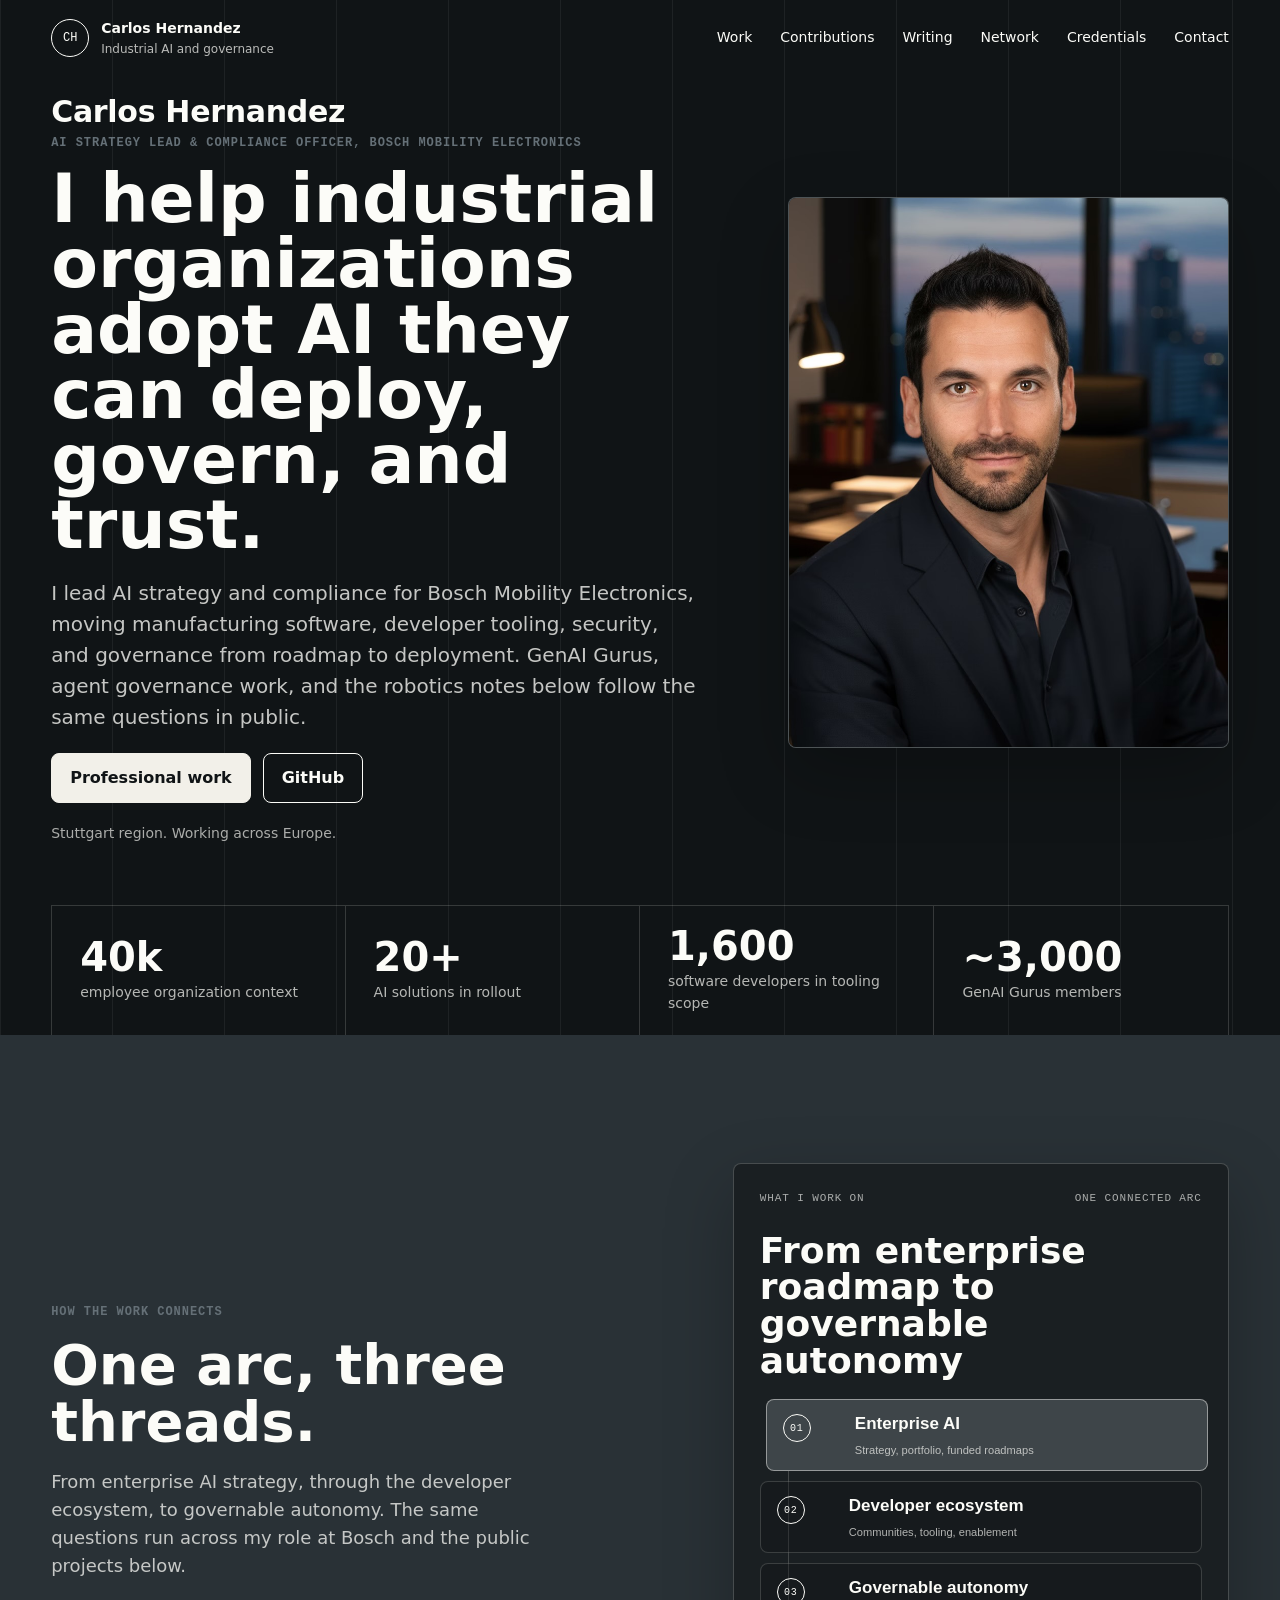
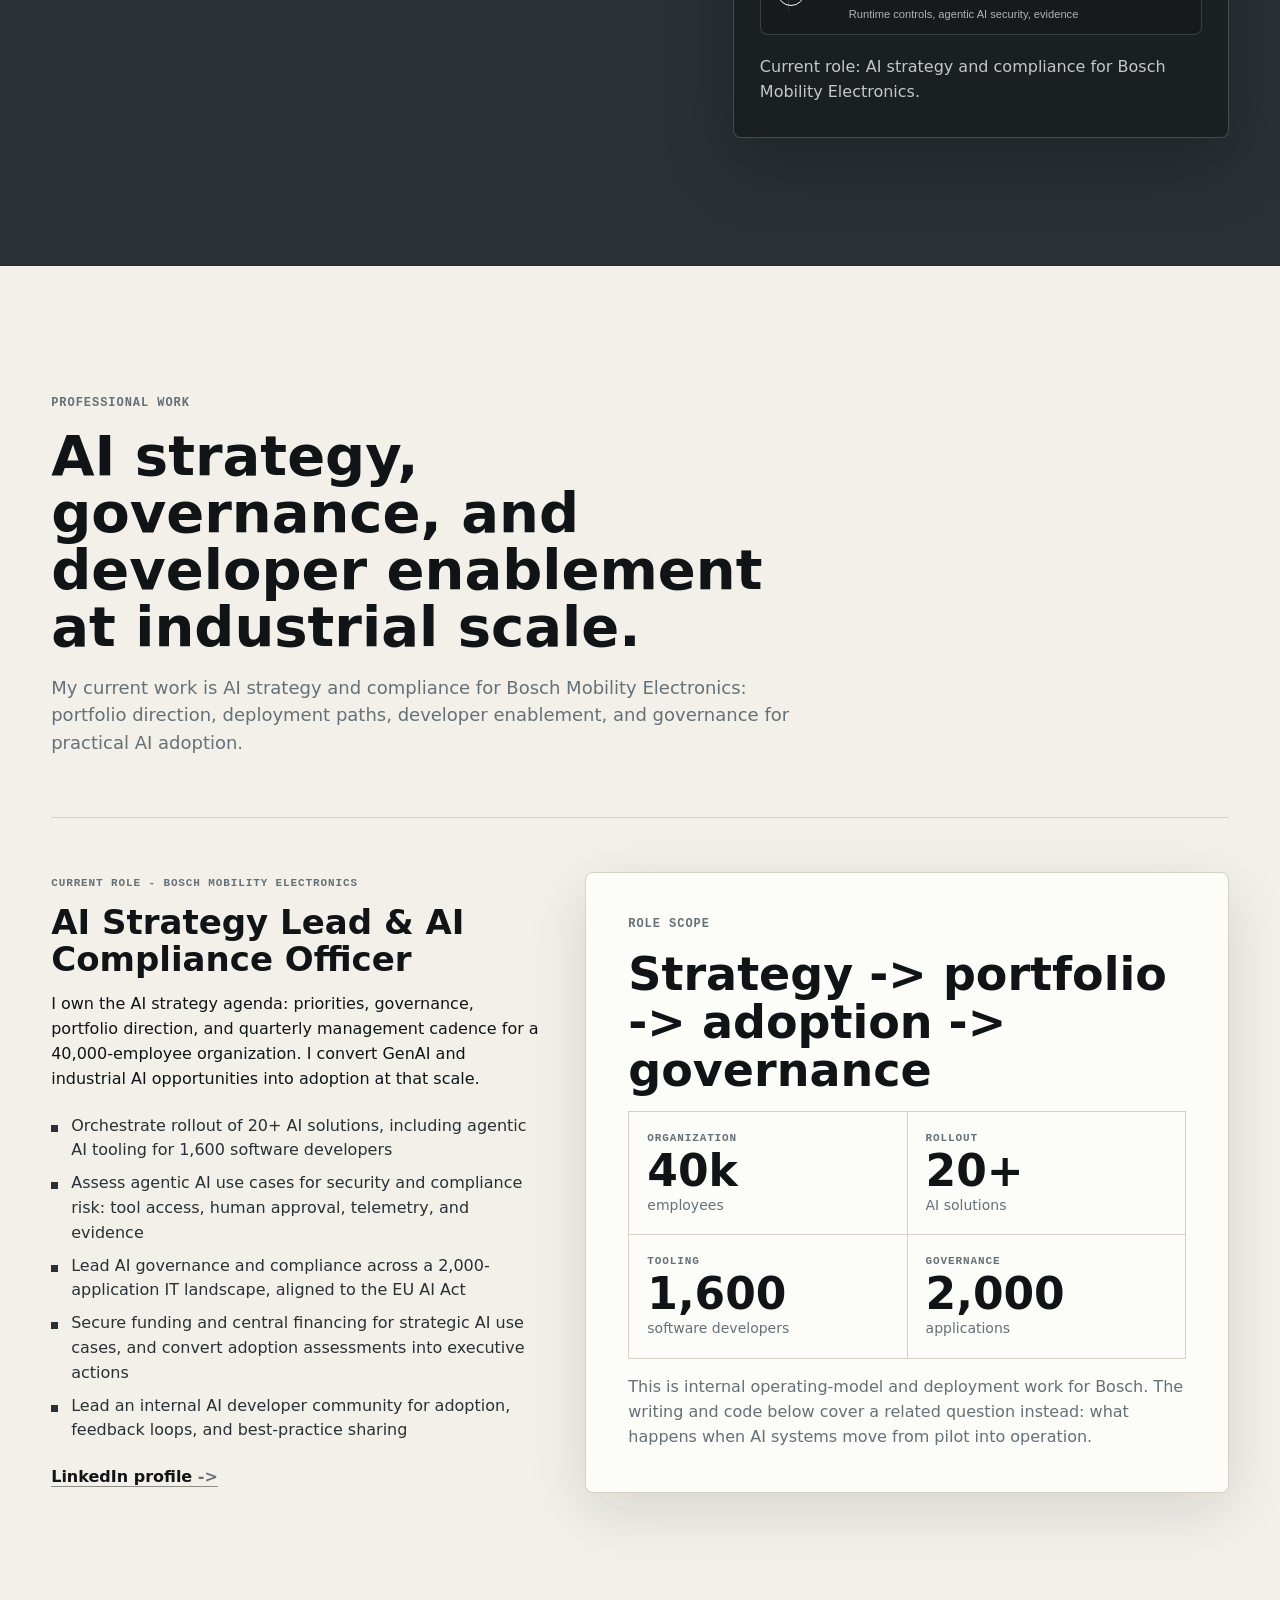
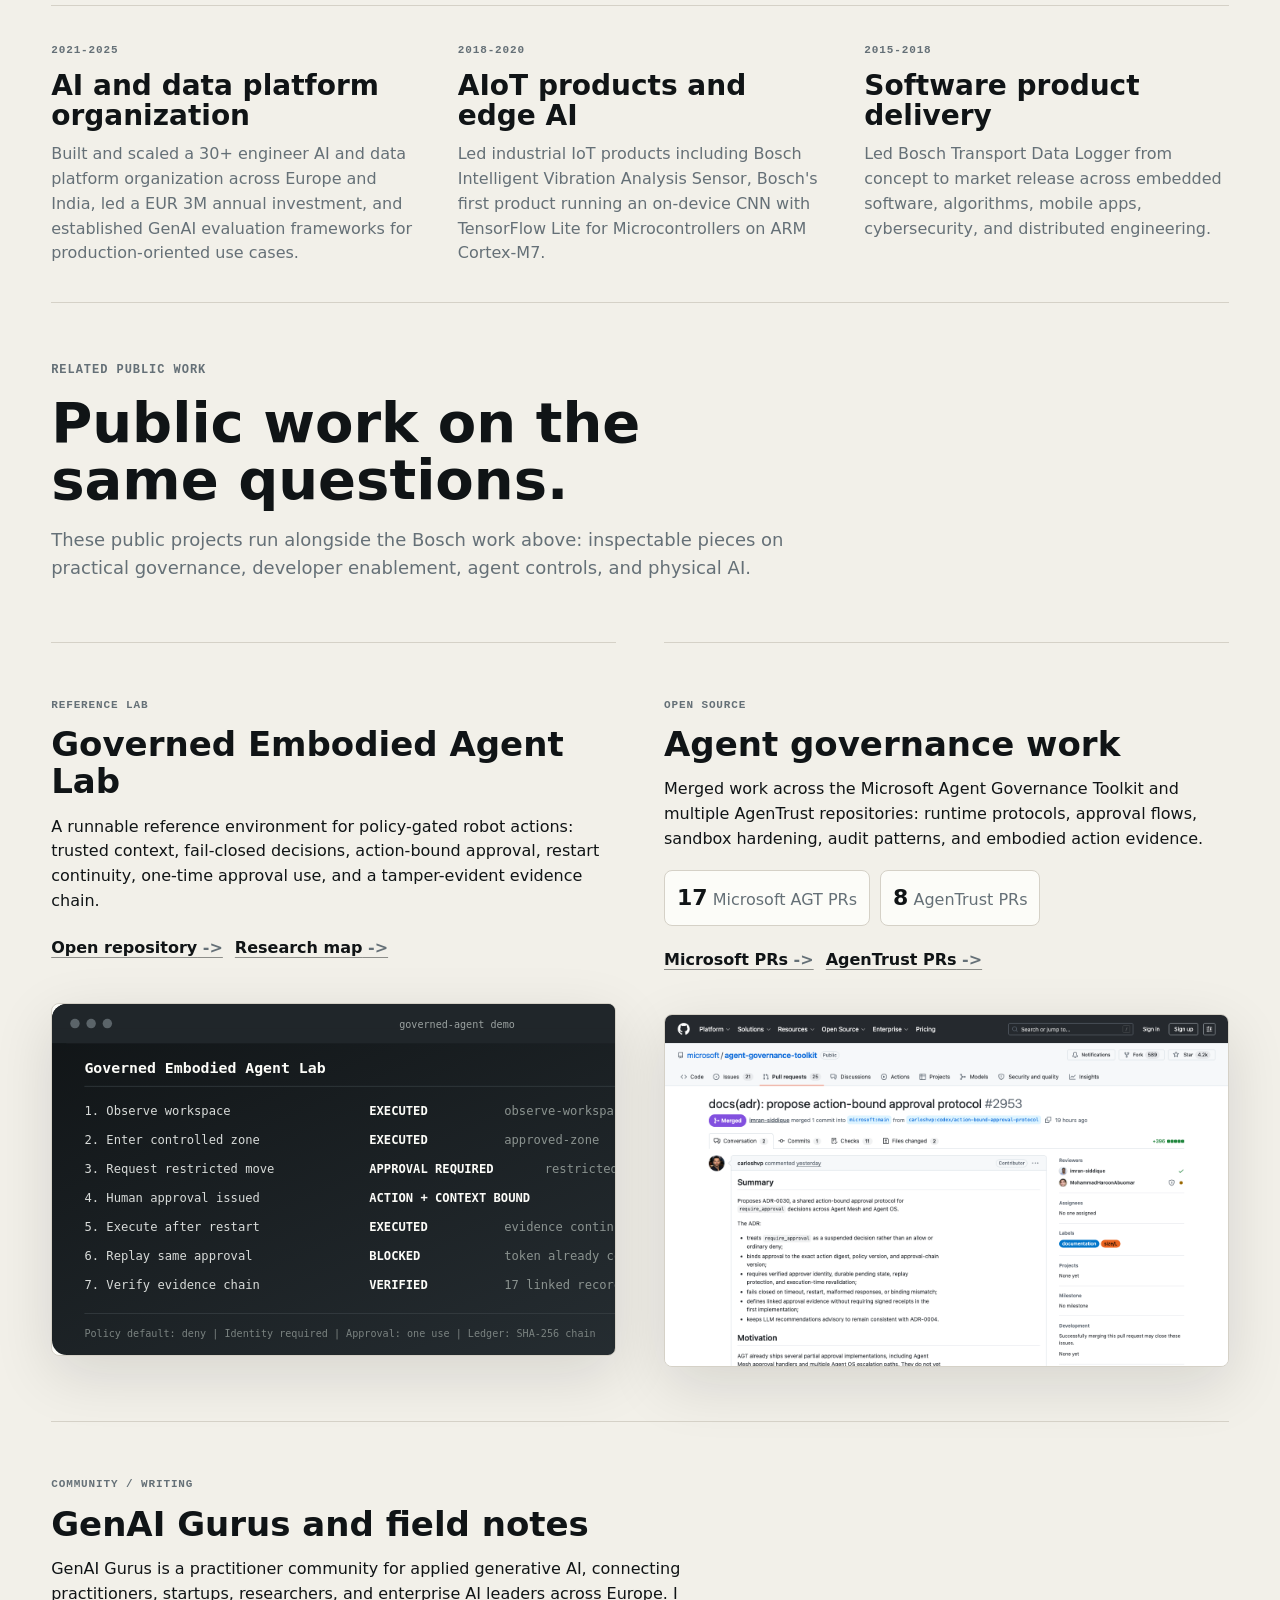
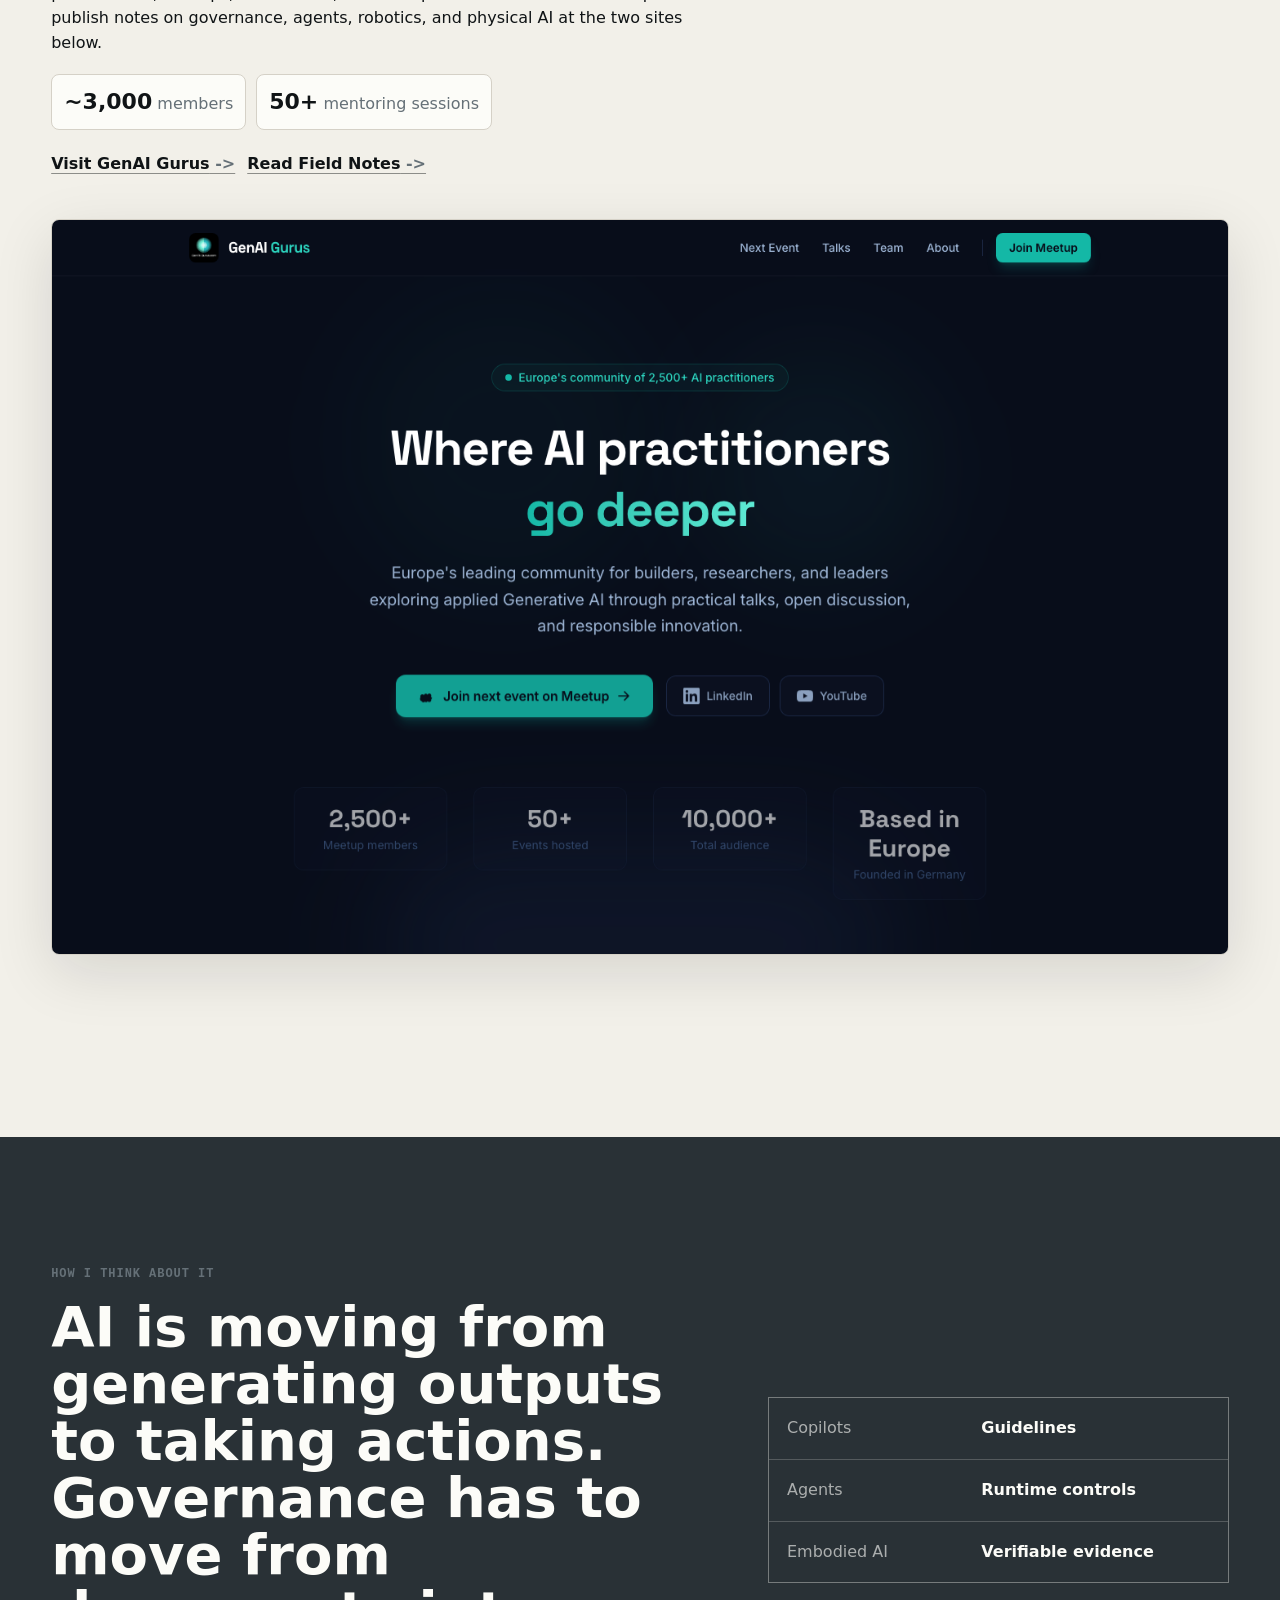
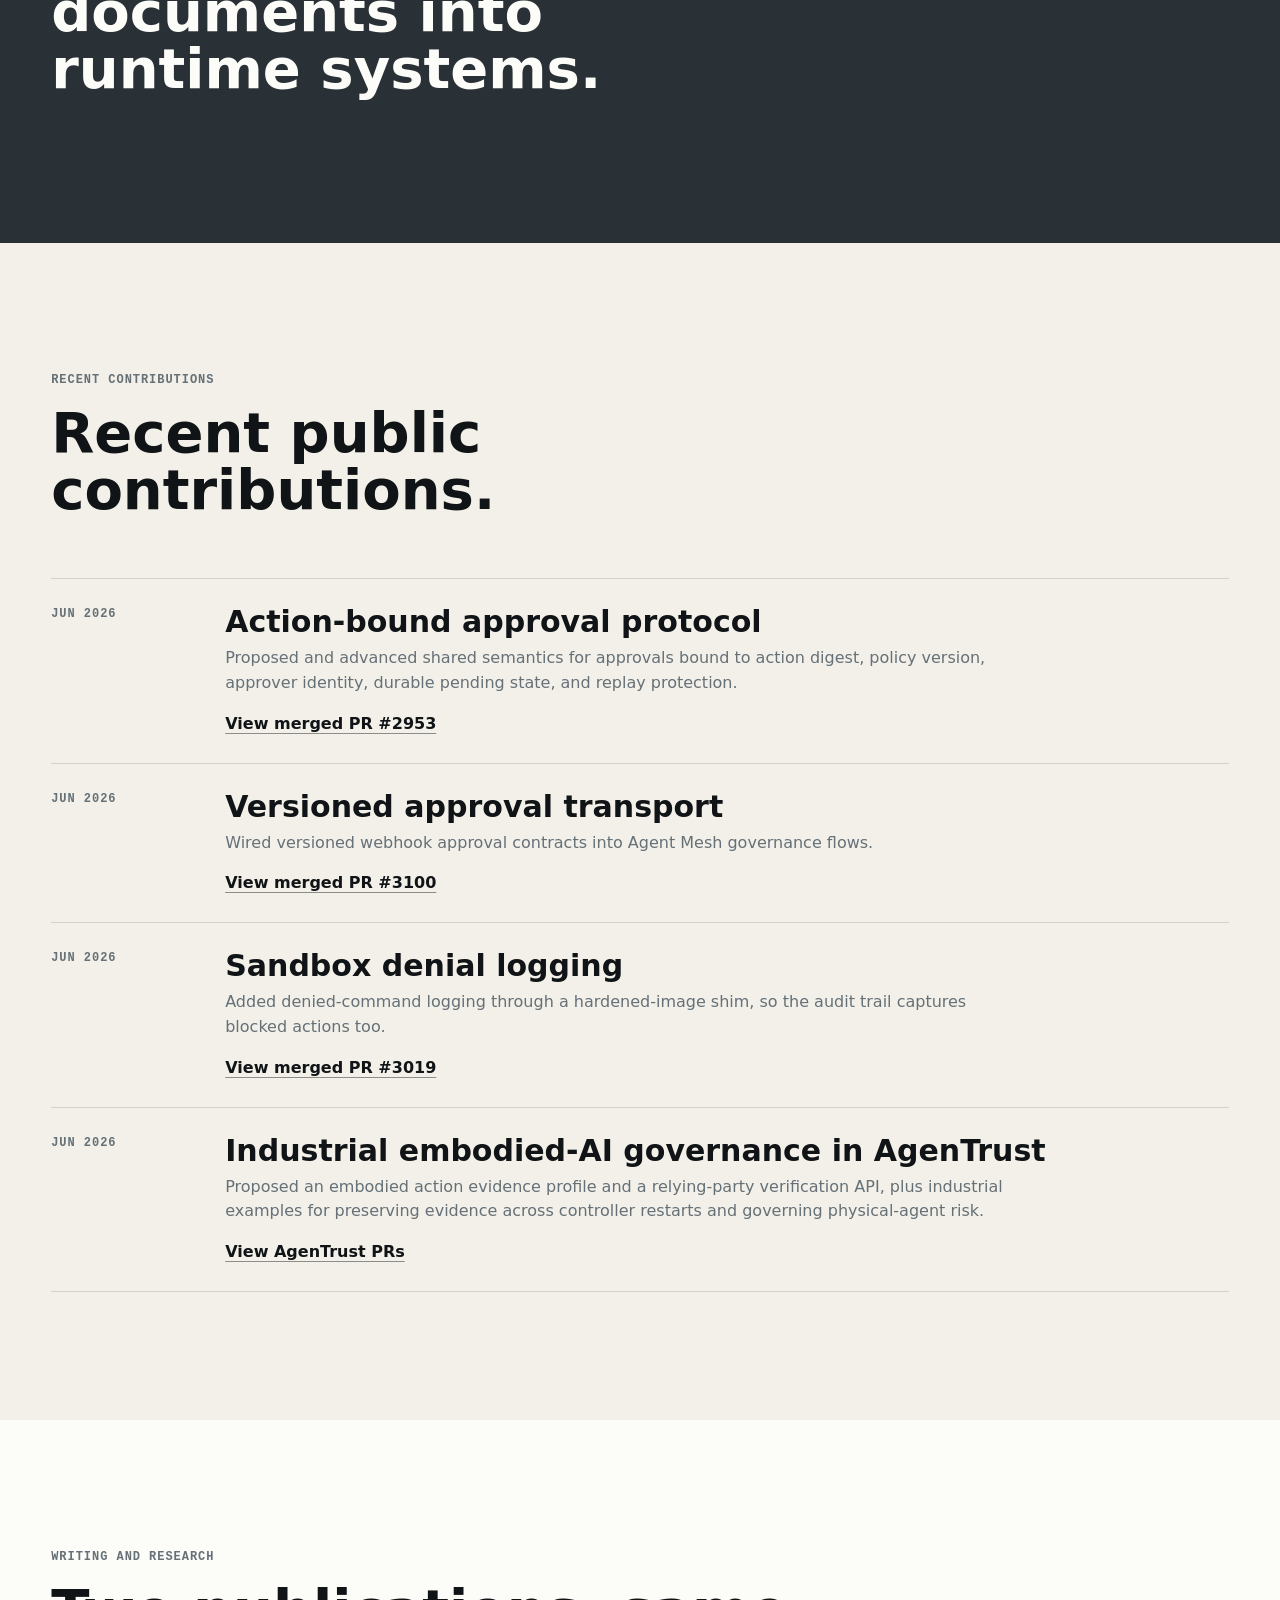
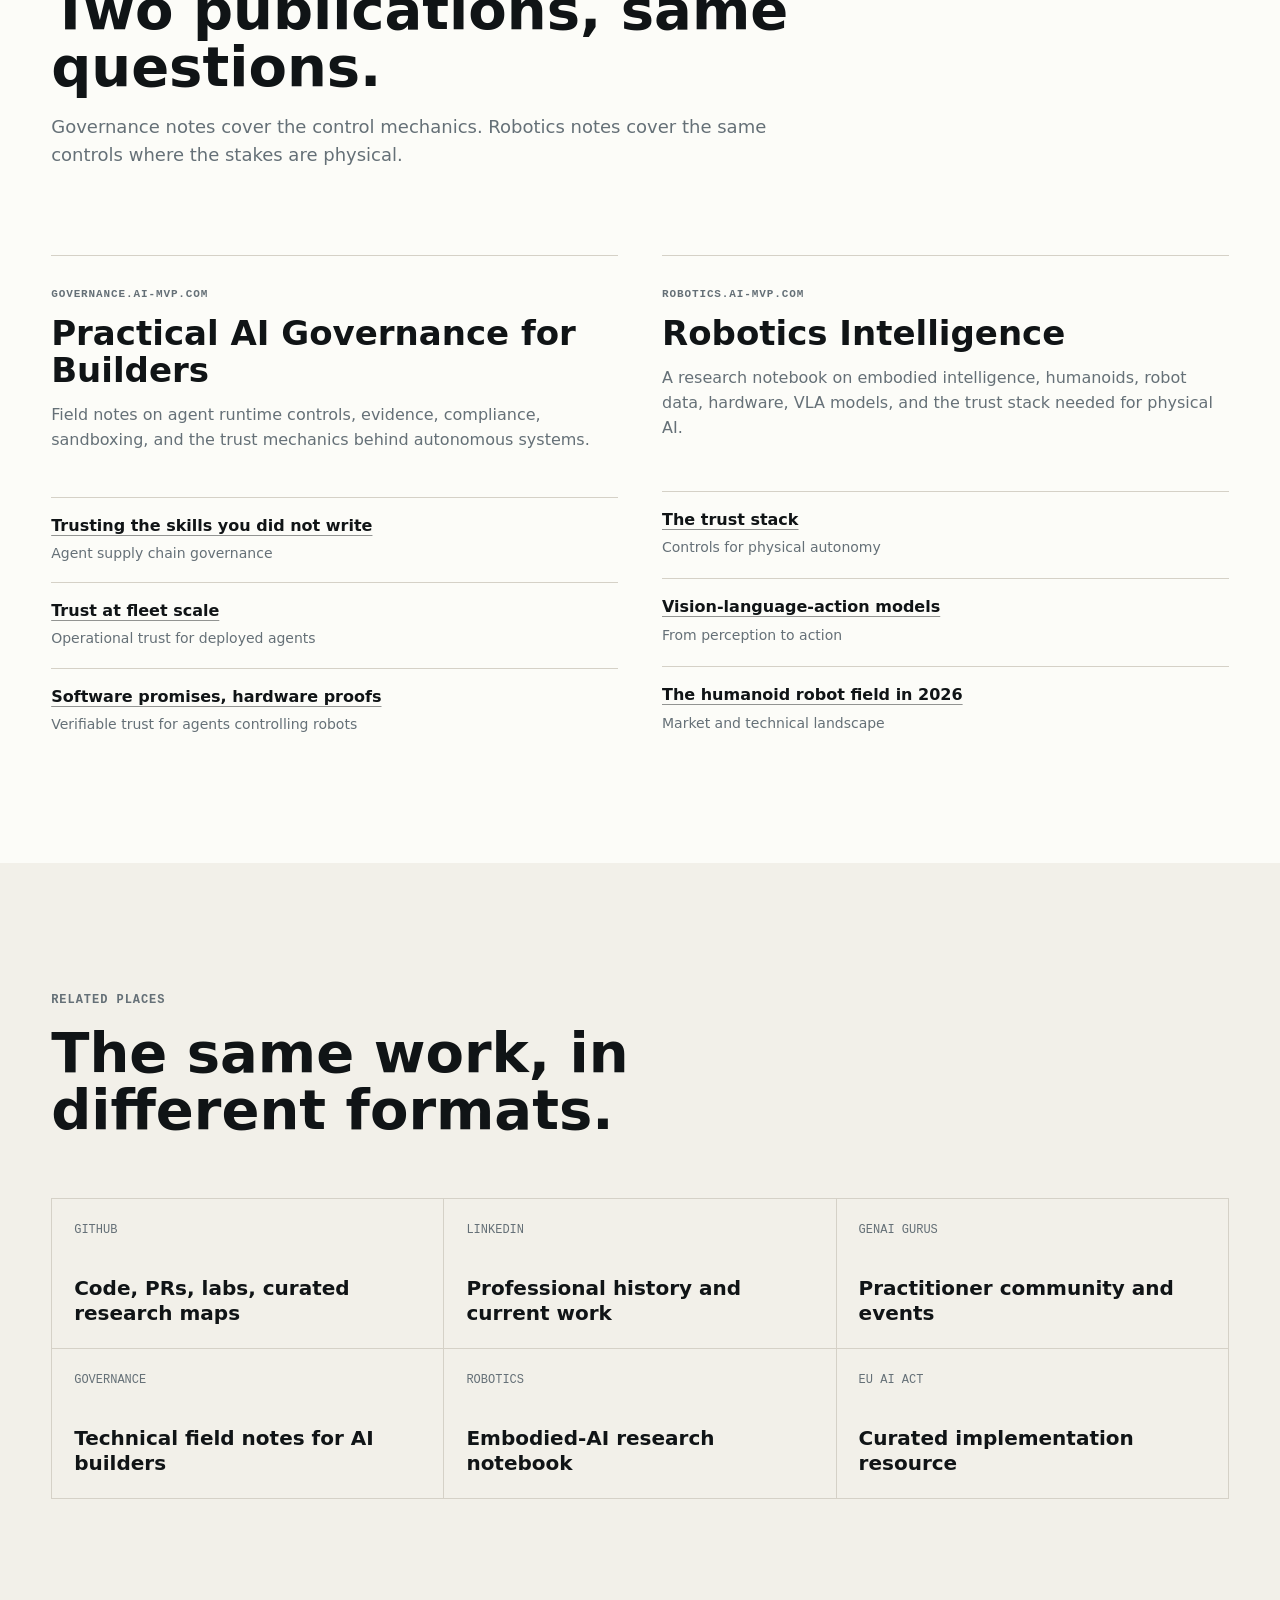
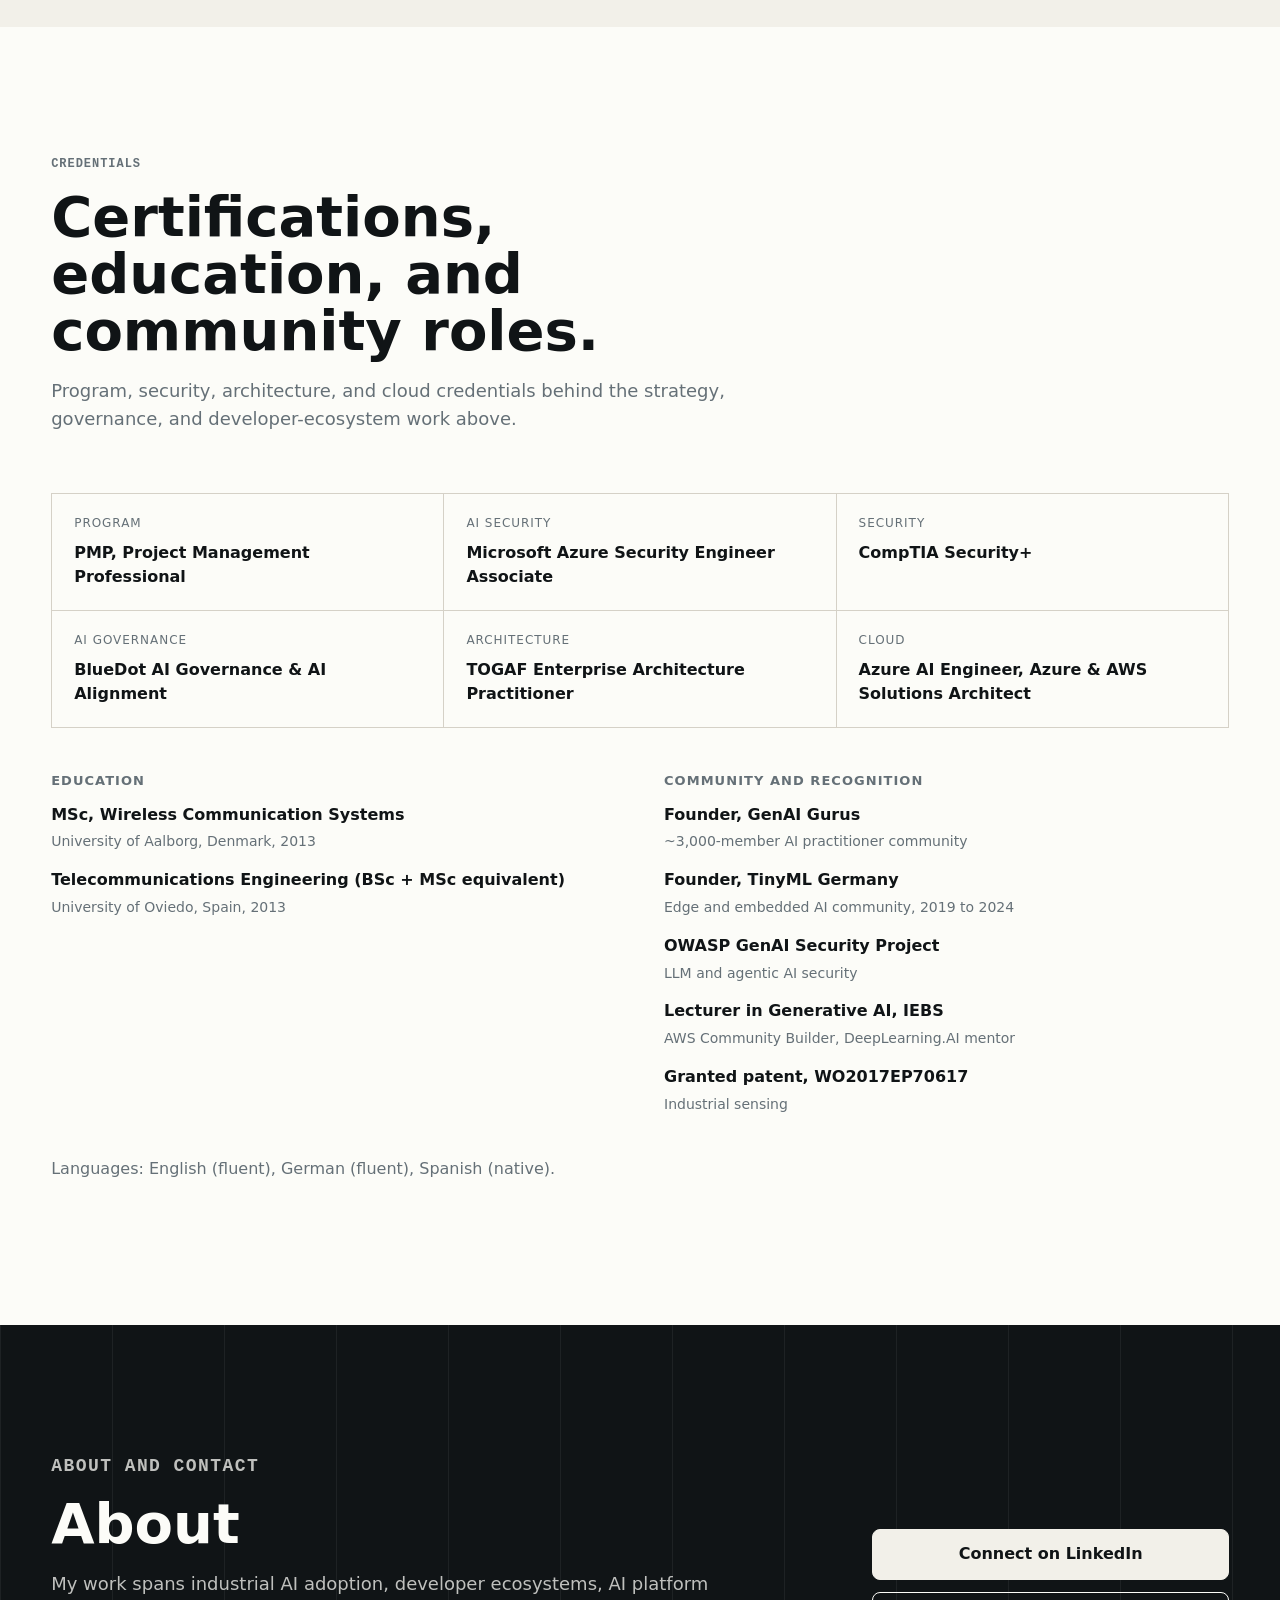
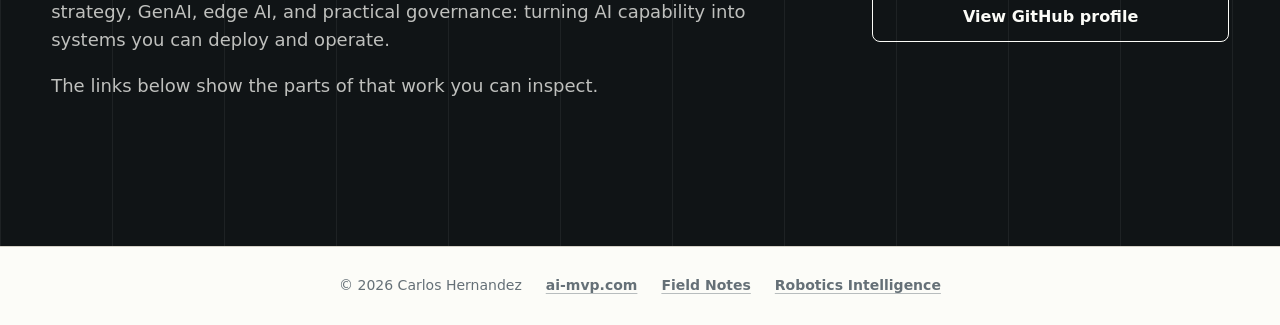
<file: index.html>
<!doctype html>
<html lang="en">
  <head>
    <meta charset="utf-8" />
    <meta name="viewport" content="width=device-width, initial-scale=1" />
    <title>Carlos Hernandez - Industrial AI and Governance</title>
    <meta
      name="description"
      content="Carlos Hernandez works on AI strategy, AI security and governance, developer ecosystems, and industrial, edge, and embodied AI."
    />
    <link rel="canonical" href="https://ai-mvp.com/" />
    <meta name="theme-color" content="#101416" />

    <meta property="og:type" content="website" />
    <meta property="og:title" content="Carlos Hernandez - Industrial AI and Governance" />
    <meta
      property="og:description"
      content="AI strategy, AI security and governance, developer ecosystems, and industrial, edge, and embodied AI: professional work and public projects."
    />
    <meta property="og:url" content="https://ai-mvp.com/" />
    <meta property="og:image" content="https://ai-mvp.com/assets/og-card.png" />
    <meta property="og:image:width" content="1200" />
    <meta property="og:image:height" content="630" />
    <meta name="twitter:card" content="summary_large_image" />

    <link rel="icon" href="favicon.svg" type="image/svg+xml" />
    <link rel="stylesheet" href="styles.css" />
    <script src="script.js" defer></script>

    <script type="application/ld+json">
      {
        "@context": "https://schema.org",
        "@type": "Person",
        "name": "Carlos Hernandez",
        "url": "https://ai-mvp.com/",
        "image": "https://ai-mvp.com/assets/carlos.jpg",
        "jobTitle": "AI Strategy Lead & AI Compliance Officer",
        "worksFor": {
          "@type": "Organization",
          "name": "Bosch Mobility Electronics"
        },
        "alumniOf": [
          { "@type": "CollegeOrUniversity", "name": "Aalborg University" },
          { "@type": "CollegeOrUniversity", "name": "University of Oviedo" }
        ],
        "knowsLanguage": ["en", "de", "es"],
        "sameAs": [
          "https://www.linkedin.com/in/carloshvp",
          "https://github.com/carloshvp",
          "https://genai-gurus.com/",
          "https://governance.ai-mvp.com/",
          "https://robotics.ai-mvp.com/"
        ],
        "knowsAbout": [
          "Industrial AI adoption",
          "Developer ecosystem building",
          "AI platform strategy",
          "Generative AI",
          "Edge AI",
          "Manufacturing software",
          "AI governance",
          "Agent governance",
          "Embodied AI"
        ]
      }
    </script>
  </head>

  <body>
    <a class="skip-link" href="#main">Skip to content</a>

    <header class="site-header" data-header>
      <a class="brand" href="#top" aria-label="Carlos Hernandez home">
        <span class="brand-mark" aria-hidden="true">CH</span>
        <span>
          <strong>Carlos Hernandez</strong>
          <small>Industrial AI and governance</small>
        </span>
      </a>

      <button class="menu-toggle" type="button" aria-controls="site-nav" aria-expanded="false">
        <span class="sr-only">Open navigation</span>
        <span aria-hidden="true"></span>
      </button>

      <nav class="site-nav" id="site-nav" aria-label="Primary navigation">
        <a href="#work">Work</a>
        <a href="#evidence">Contributions</a>
        <a href="#writing">Writing</a>
        <a href="#network">Network</a>
        <a href="#credentials">Credentials</a>
        <a href="#contact">Contact</a>
      </nav>
    </header>

    <main id="main">
      <section class="hero section-dark" id="top" aria-labelledby="hero-title">
        <div class="section-inner hero-grid">
          <div class="hero-copy">
            <p class="hero-name">Carlos Hernandez</p>
            <p class="eyebrow">AI Strategy Lead &amp; Compliance Officer, Bosch Mobility Electronics</p>
            <h1 id="hero-title">I help industrial organizations adopt AI they can deploy, govern, and trust.</h1>
            <p class="hero-lede">
              I lead AI strategy and compliance for Bosch Mobility Electronics, moving manufacturing
              software, developer tooling, security, and governance from roadmap to deployment.
              GenAI Gurus, agent governance work, and the robotics notes below follow the same
              questions in public.
            </p>

            <div class="hero-actions" aria-label="Primary actions">
              <a class="button primary" href="#work">Professional work</a>
              <a class="button secondary" href="https://github.com/carloshvp">GitHub</a>
            </div>

            <p class="availability">
              Stuttgart region. Working across Europe.
            </p>
          </div>

          <figure class="hero-portrait">
            <img
              src="assets/carlos.jpg"
              alt="Carlos Hernandez"
              width="720"
              height="900"
              fetchpriority="high"
              decoding="async"
            />
          </figure>
        </div>

        <div class="proof-strip" aria-label="Career and community at a glance">
          <a href="https://www.linkedin.com/in/carloshvp">
            <strong>40k</strong>
            <span>employee organization context</span>
          </a>
          <a href="https://www.linkedin.com/in/carloshvp">
            <strong>20+</strong>
            <span>AI solutions in rollout</span>
          </a>
          <a href="https://www.linkedin.com/in/carloshvp">
            <strong>1,600</strong>
            <span>software developers in tooling scope</span>
          </a>
          <a href="https://genai-gurus.com/">
            <strong>~3,000</strong>
            <span>GenAI Gurus members</span>
          </a>
        </div>
      </section>

      <section class="section section-ink focus" id="focus" aria-labelledby="focus-title">
        <div class="section-inner focus-grid">
          <div>
            <p class="eyebrow">How the work connects</p>
            <h2 id="focus-title">One arc, three threads.</h2>
            <p>
              From enterprise AI strategy, through the developer ecosystem, to governable
              autonomy. The same questions run across my role at Bosch and the public projects
              below.
            </p>
          </div>
          <aside class="trace-panel" aria-labelledby="trace-title">
            <div class="panel-label">
              <span>What I work on</span>
              <span>one connected arc</span>
            </div>
            <h2 id="trace-title">From enterprise roadmap to governable autonomy</h2>

            <div class="trace" data-trace>
              <button class="trace-step is-active" type="button" data-step="enterprise">
                <span class="step-index">01</span>
                <strong>Enterprise AI</strong>
                <small>Strategy, portfolio, funded roadmaps</small>
              </button>
              <button class="trace-step" type="button" data-step="ecosystem">
                <span class="step-index">02</span>
                <strong>Developer ecosystem</strong>
                <small>Communities, tooling, enablement</small>
              </button>
              <button class="trace-step" type="button" data-step="governance">
                <span class="step-index">03</span>
                <strong>Governable autonomy</strong>
                <small>Runtime controls, agentic AI security, evidence</small>
              </button>
            </div>

            <p class="trace-evidence" data-trace-evidence>
              Current role: AI strategy and compliance for Bosch Mobility Electronics.
            </p>
          </aside>
        </div>
      </section>

      <section class="section section-paper" id="work" aria-labelledby="work-title">
        <div class="section-inner">
          <div class="section-heading">
            <p class="eyebrow">Professional work</p>
            <h2 id="work-title">AI strategy, governance, and developer enablement at industrial scale.</h2>
            <p>
              My current work is AI strategy and compliance for Bosch Mobility Electronics:
              portfolio direction, deployment paths, developer enablement, and governance for
              practical AI adoption.
            </p>
          </div>

          <article class="feature feature-primary">
            <div class="feature-copy">
              <p class="status">Current role - Bosch Mobility Electronics</p>
              <h3>AI Strategy Lead & AI Compliance Officer</h3>
              <p>
                I own the AI strategy agenda: priorities, governance, portfolio direction, and
                quarterly management cadence for a 40,000-employee organization. I convert GenAI
                and industrial AI opportunities into adoption at that scale.
              </p>
              <ul class="signal-list">
                <li>Orchestrate rollout of 20+ AI solutions, including agentic AI tooling for 1,600 software developers</li>
                <li>Assess agentic AI use cases for security and compliance risk: tool access, human approval, telemetry, and evidence</li>
                <li>Lead AI governance and compliance across a 2,000-application IT landscape, aligned to the EU AI Act</li>
                <li>Secure funding and central financing for strategic AI use cases, and convert adoption assessments into executive actions</li>
                <li>Lead an internal AI developer community for adoption, feedback loops, and best-practice sharing</li>
              </ul>
              <div class="link-row">
                <a href="https://www.linkedin.com/in/carloshvp">LinkedIn profile</a>
              </div>
            </div>
            <div class="feature-media enterprise-panel" aria-label="Enterprise AI work areas">
              <span>Role scope</span>
              <strong>Strategy -> portfolio -> adoption -> governance</strong>
              <div class="scope-grid" aria-label="Current role metrics">
                <div>
                  <span>Organization</span>
                  <strong>40k</strong>
                  <small>employees</small>
                </div>
                <div>
                  <span>Rollout</span>
                  <strong>20+</strong>
                  <small>AI solutions</small>
                </div>
                <div>
                  <span>Tooling</span>
                  <strong>1,600</strong>
                  <small>software developers</small>
                </div>
                <div>
                  <span>Governance</span>
                  <strong>2,000</strong>
                  <small>applications</small>
                </div>
              </div>
              <p>
                This is internal operating-model and deployment work for Bosch. The writing and
                code below cover a related question instead: what happens when AI systems move
                from pilot into operation.
              </p>
            </div>
          </article>

          <div class="career-grid" aria-label="Earlier professional work">
            <article class="career-item">
              <p class="status">2021-2025</p>
              <h3>AI and data platform organization</h3>
              <p>
                Built and scaled a 30+ engineer AI and data platform organization across Europe
                and India, led a EUR 3M annual investment, and established GenAI evaluation
                frameworks for production-oriented use cases.
              </p>
            </article>
            <article class="career-item">
              <p class="status">2018-2020</p>
              <h3>AIoT products and edge AI</h3>
              <p>
                Led industrial IoT products including Bosch Intelligent Vibration Analysis Sensor,
                Bosch's first product running an on-device CNN with TensorFlow Lite for
                Microcontrollers on ARM Cortex-M7.
              </p>
            </article>
            <article class="career-item">
              <p class="status">2015-2018</p>
              <h3>Software product delivery</h3>
              <p>
                Led Bosch Transport Data Logger from concept to market release across embedded
                software, algorithms, mobile apps, cybersecurity, and distributed engineering.
              </p>
            </article>
          </div>

          <div class="section-heading supporting-heading">
            <p class="eyebrow">Related public work</p>
            <h2>Public work on the same questions.</h2>
            <p>
              These public projects run alongside the Bosch work above: inspectable pieces on
              practical governance, developer enablement, agent controls, and physical AI.
            </p>
          </div>

          <div class="feature-pair">
            <article class="feature">
              <div class="feature-copy">
                <p class="status">Reference lab</p>
                <h3>Governed Embodied Agent Lab</h3>
                <p>
                  A runnable reference environment for policy-gated robot actions: trusted context,
                  fail-closed decisions, action-bound approval, restart continuity, one-time
                  approval use, and a tamper-evident evidence chain.
                </p>
                <div class="link-row">
                  <a href="https://github.com/carloshvp/governed-embodied-agent-lab">Open repository</a>
                  <a href="https://github.com/GenAI-Gurus/awesome-embodied-ai-governance">Research map</a>
                </div>
              </div>
              <img
                class="inline-evidence"
                loading="lazy"
                decoding="async"
                src="assets/governed-demo.svg"
                alt="Demo run for the Governed Embodied Agent Lab showing approval, restart, replay blocking, and evidence verification"
              />
            </article>

            <article class="feature">
              <div class="feature-copy">
                <p class="status">Open source</p>
                <h3>Agent governance work</h3>
                <p>
                  Merged work across the Microsoft Agent Governance Toolkit and multiple AgenTrust
                  repositories: runtime protocols, approval flows, sandbox hardening, audit
                  patterns, and embodied action evidence.
                </p>
                <div class="compact-metrics">
                  <span><strong>17</strong> Microsoft AGT PRs</span>
                  <span><strong>8</strong> AgenTrust PRs</span>
                </div>
                <div class="link-row">
                  <a href="https://github.com/microsoft/agent-governance-toolkit/pulls?q=is%3Apr+is%3Amerged+author%3Acarloshvp">Microsoft PRs</a>
                  <a href="https://github.com/search?q=org%3Aagentrust-io+is%3Apr+is%3Amerged+author%3Acarloshvp&type=pullrequests">AgenTrust PRs</a>
                </div>
              </div>
              <img
                class="inline-evidence"
                loading="lazy"
                decoding="async"
                src="assets/microsoft-agent-governance-action-bound-approval.png"
                alt="Merged Microsoft Agent Governance Toolkit pull request for an action-bound approval protocol"
              />
            </article>
          </div>

          <div class="feature-pair compact-pair">
            <article class="feature">
              <div class="feature-copy">
                <p class="status">Community / writing</p>
                <h3>GenAI Gurus and field notes</h3>
                <p>
                  GenAI Gurus is a practitioner community for applied generative AI, connecting
                  practitioners, startups, researchers, and enterprise AI leaders across Europe. I
                  publish notes on governance, agents, robotics, and physical AI at the two sites
                  below.
                </p>
                <div class="compact-metrics">
                  <span><strong>~3,000</strong> members</span>
                  <span><strong>50+</strong> mentoring sessions</span>
                </div>
                <div class="link-row">
                  <a href="https://genai-gurus.com/">Visit GenAI Gurus</a>
                  <a href="https://governance.ai-mvp.com/">Read Field Notes</a>
                </div>
              </div>
              <img
                class="inline-evidence"
                loading="lazy"
                decoding="async"
                src="assets/genai-gurus-homepage.png"
                alt="GenAI Gurus homepage showing the community positioning and public metrics"
              />
            </article>
          </div>
        </div>
      </section>

      <section class="section section-ink" aria-labelledby="thesis-title">
        <div class="section-inner thesis-grid">
          <div>
            <p class="eyebrow">How I think about it</p>
            <h2 id="thesis-title">
              AI is moving from generating outputs to taking actions. Governance has to move from
              documents into runtime systems.
            </h2>
          </div>
          <div class="thesis-map" aria-label="Governance transition map">
            <div>
              <span>Copilots</span>
              <strong>Guidelines</strong>
            </div>
            <div>
              <span>Agents</span>
              <strong>Runtime controls</strong>
            </div>
            <div>
              <span>Embodied AI</span>
              <strong>Verifiable evidence</strong>
            </div>
          </div>
        </div>
      </section>

      <section class="section section-paper" id="evidence" aria-labelledby="evidence-title">
        <div class="section-inner">
          <div class="section-heading">
            <p class="eyebrow">Recent contributions</p>
            <h2 id="evidence-title">Recent public contributions.</h2>
          </div>

          <ol class="timeline">
            <li>
              <time datetime="2026-06">Jun 2026</time>
              <div>
                <h3>Action-bound approval protocol</h3>
                <p>
                  Proposed and advanced shared semantics for approvals bound to action digest,
                  policy version, approver identity, durable pending state, and replay protection.
                </p>
                <a href="https://github.com/microsoft/agent-governance-toolkit/pull/2953">View merged PR #2953</a>
              </div>
            </li>
            <li>
              <time datetime="2026-06">Jun 2026</time>
              <div>
                <h3>Versioned approval transport</h3>
                <p>
                  Wired versioned webhook approval contracts into Agent Mesh governance flows.
                </p>
                <a href="https://github.com/microsoft/agent-governance-toolkit/pull/3100">View merged PR #3100</a>
              </div>
            </li>
            <li>
              <time datetime="2026-06">Jun 2026</time>
              <div>
                <h3>Sandbox denial logging</h3>
                <p>
                  Added denied-command logging through a hardened-image shim, so the audit trail
                  captures blocked actions too.
                </p>
                <a href="https://github.com/microsoft/agent-governance-toolkit/pull/3019">View merged PR #3019</a>
              </div>
            </li>
            <li>
              <time datetime="2026-06">Jun 2026</time>
              <div>
                <h3>Industrial embodied-AI governance in AgenTrust</h3>
                <p>
                  Proposed an embodied action evidence profile and a relying-party verification
                  API, plus industrial examples for preserving evidence across controller restarts
                  and governing physical-agent risk.
                </p>
                <a href="https://github.com/search?q=org%3Aagentrust-io+is%3Apr+is%3Amerged+author%3Acarloshvp&type=pullrequests">View AgenTrust PRs</a>
              </div>
            </li>
          </ol>
        </div>
      </section>

      <section class="section section-white" id="writing" aria-labelledby="writing-title">
        <div class="section-inner writing-layout">
          <div class="section-heading">
            <p class="eyebrow">Writing and research</p>
            <h2 id="writing-title">Two publications, same questions.</h2>
            <p>
              Governance notes cover the control mechanics. Robotics notes cover the same
              controls where the stakes are physical.
            </p>
          </div>

          <div class="publication-columns">
            <article class="publication">
              <div>
                <p class="status">governance.ai-mvp.com</p>
                <h3>Practical AI Governance for Builders</h3>
                <p>
                  Field notes on agent runtime controls, evidence, compliance, sandboxing, and the
                  trust mechanics behind autonomous systems.
                </p>
              </div>
              <ul class="article-list">
                <li>
                  <a href="https://governance.ai-mvp.com/2026/06/19/trusting-the-skills-you-didnt-write/">Trusting the skills you did not write</a>
                  <span>Agent supply chain governance</span>
                </li>
                <li>
                  <a href="https://governance.ai-mvp.com/2026/06/17/trust-at-fleet-scale/">Trust at fleet scale</a>
                  <span>Operational trust for deployed agents</span>
                </li>
                <li>
                  <a href="https://governance.ai-mvp.com/2026/06/08/software-promises-hardware-proofs/">Software promises, hardware proofs</a>
                  <span>Verifiable trust for agents controlling robots</span>
                </li>
              </ul>
            </article>

            <article class="publication">
              <div>
                <p class="status">robotics.ai-mvp.com</p>
                <h3>Robotics Intelligence</h3>
                <p>
                  A research notebook on embodied intelligence, humanoids, robot data, hardware,
                  VLA models, and the trust stack needed for physical AI.
                </p>
              </div>
              <ul class="article-list">
                <li>
                  <a href="https://robotics.ai-mvp.com/notes/010-the-trust-stack/">The trust stack</a>
                  <span>Controls for physical autonomy</span>
                </li>
                <li>
                  <a href="https://robotics.ai-mvp.com/notes/009-vision-language-action-models/">Vision-language-action models</a>
                  <span>From perception to action</span>
                </li>
                <li>
                  <a href="https://robotics.ai-mvp.com/notes/007-humanoid-robot-field-2026/">The humanoid robot field in 2026</a>
                  <span>Market and technical landscape</span>
                </li>
              </ul>
            </article>
          </div>
        </div>
      </section>

      <section class="section section-paper" id="network" aria-labelledby="network-title">
        <div class="section-inner">
          <div class="section-heading">
            <p class="eyebrow">Related places</p>
            <h2 id="network-title">The same work, in different formats.</h2>
          </div>

          <div class="network-grid">
            <a href="https://github.com/carloshvp">
              <span>GitHub</span>
              <strong>Code, PRs, labs, curated research maps</strong>
            </a>
            <a href="https://www.linkedin.com/in/carloshvp">
              <span>LinkedIn</span>
              <strong>Professional history and current work</strong>
            </a>
            <a href="https://genai-gurus.com/">
              <span>GenAI Gurus</span>
              <strong>Practitioner community and events</strong>
            </a>
            <a href="https://governance.ai-mvp.com/">
              <span>Governance</span>
              <strong>Technical field notes for AI builders</strong>
            </a>
            <a href="https://robotics.ai-mvp.com/">
              <span>Robotics</span>
              <strong>Embodied-AI research notebook</strong>
            </a>
            <a href="https://github.com/GenAI-Gurus/awesome-eu-ai-act">
              <span>EU AI Act</span>
              <strong>Curated implementation resource</strong>
            </a>
          </div>
        </div>
      </section>

      <section class="section section-white" id="credentials" aria-labelledby="credentials-title">
        <div class="section-inner">
          <div class="section-heading">
            <p class="eyebrow">Credentials</p>
            <h2 id="credentials-title">Certifications, education, and community roles.</h2>
            <p>
              Program, security, architecture, and cloud credentials behind the strategy, governance,
              and developer-ecosystem work above.
            </p>
          </div>

          <div class="cred-grid" aria-label="Certifications">
            <div><span>Program</span><strong>PMP, Project Management Professional</strong></div>
            <div><span>AI security</span><strong>Microsoft Azure Security Engineer Associate</strong></div>
            <div><span>Security</span><strong>CompTIA Security+</strong></div>
            <div><span>AI governance</span><strong>BlueDot AI Governance &amp; AI Alignment</strong></div>
            <div><span>Architecture</span><strong>TOGAF Enterprise Architecture Practitioner</strong></div>
            <div><span>Cloud</span><strong>Azure AI Engineer, Azure &amp; AWS Solutions Architect</strong></div>
          </div>

          <div class="cred-columns">
            <div>
              <h3>Education</h3>
              <ul class="cred-list">
                <li><strong>MSc, Wireless Communication Systems</strong><span>University of Aalborg, Denmark, 2013</span></li>
                <li><strong>Telecommunications Engineering (BSc + MSc equivalent)</strong><span>University of Oviedo, Spain, 2013</span></li>
              </ul>
            </div>
            <div>
              <h3>Community and recognition</h3>
              <ul class="cred-list">
                <li><strong>Founder, GenAI Gurus</strong><span>~3,000-member AI practitioner community</span></li>
                <li><strong>Founder, TinyML Germany</strong><span>Edge and embedded AI community, 2019 to 2024</span></li>
                <li><strong>OWASP GenAI Security Project</strong><span>LLM and agentic AI security</span></li>
                <li><strong>Lecturer in Generative AI, IEBS</strong><span>AWS Community Builder, DeepLearning.AI mentor</span></li>
                <li><strong>Granted patent, WO2017EP70617</strong><span>Industrial sensing</span></li>
              </ul>
            </div>
          </div>

          <p class="cred-langs">Languages: English (fluent), German (fluent), Spanish (native).</p>
        </div>
      </section>

      <section class="section section-dark contact" id="contact" aria-labelledby="contact-title">
        <div class="section-inner contact-grid">
          <div>
            <p class="eyebrow">About and contact</p>
            <h2 id="contact-title">About</h2>
            <p>
              My work spans industrial AI adoption, developer ecosystems, AI platform strategy,
              GenAI, edge AI, and practical governance: turning AI capability into systems you can
              deploy and operate.
            </p>
            <p>
              The links below show the parts of that work you can inspect.
            </p>
          </div>
          <div class="contact-actions">
            <a class="button primary" href="https://www.linkedin.com/in/carloshvp">Connect on LinkedIn</a>
            <a class="button secondary" href="https://github.com/carloshvp">View GitHub profile</a>
          </div>
        </div>
      </section>
    </main>

    <footer class="site-footer">
      <span>&copy; 2026 Carlos Hernandez</span>
      <a href="https://ai-mvp.com/">ai-mvp.com</a>
      <a href="https://governance.ai-mvp.com/">Field Notes</a>
      <a href="https://robotics.ai-mvp.com/">Robotics Intelligence</a>
    </footer>
  </body>
</html>
</file>
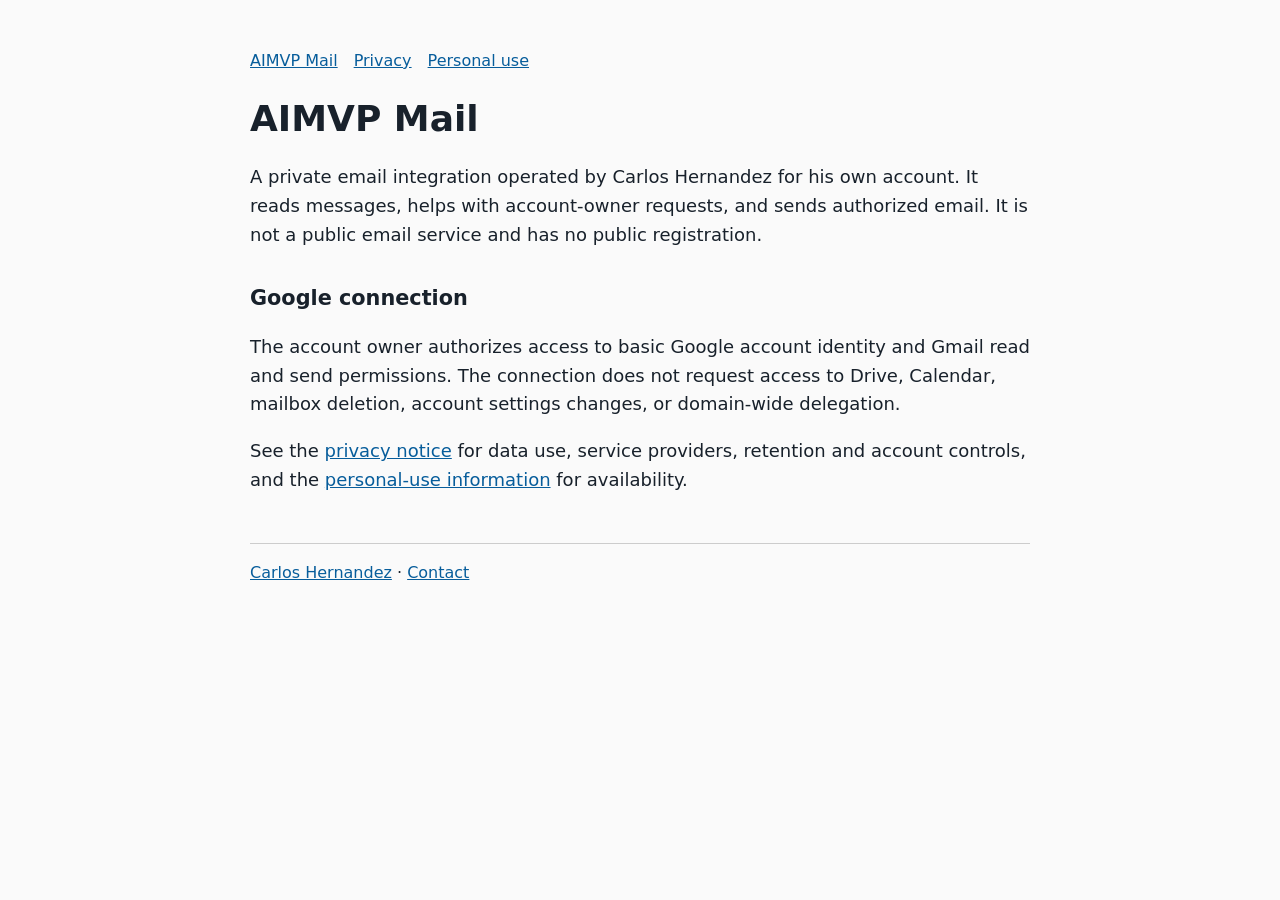
<file: assistant/index.html>
<!doctype html>
<html lang="en">
<head>
  <meta charset="utf-8">
  <meta name="viewport" content="width=device-width, initial-scale=1">
  <meta name="robots" content="noindex, nofollow, nosnippet">
  <title>AIMVP Mail</title>
  <style>body{font:18px/1.6 system-ui,sans-serif;color:#18212b;background:#fafafa;max-width:780px;margin:3rem auto;padding:0 1.3rem}a{color:#075d9b}nav{display:flex;gap:1rem;flex-wrap:wrap;font-size:1rem}h1{line-height:1.15}h2{font-size:1.3rem;margin-top:2rem}footer{border-top:1px solid #ccc;margin-top:3rem;padding-top:1rem;font-size:1rem}</style>
</head>
<body>
<nav aria-label="Mail information">
  <a href="/assistant/">AIMVP Mail</a>
  <a href="/assistant/privacy.html">Privacy</a>
  <a href="/assistant/usage.html">Personal use</a>
</nav>
<main>
<h1>AIMVP Mail</h1>
<p>A private email integration operated by Carlos Hernandez for his own account. It reads messages, helps with account-owner requests, and sends authorized email. It is not a public email service and has no public registration.</p>
<h2>Google connection</h2>
<p>The account owner authorizes access to basic Google account identity and Gmail read and send permissions. The connection does not request access to Drive, Calendar, mailbox deletion, account settings changes, or domain-wide delegation.</p>
<p>See the <a href="/assistant/privacy.html">privacy notice</a> for data use, service providers, retention and account controls, and the <a href="/assistant/usage.html">personal-use information</a> for availability.</p>
</main>
<footer><a href="/">Carlos Hernandez</a> · <a href="/#contact">Contact</a></footer>
</body>
</html>
</file>
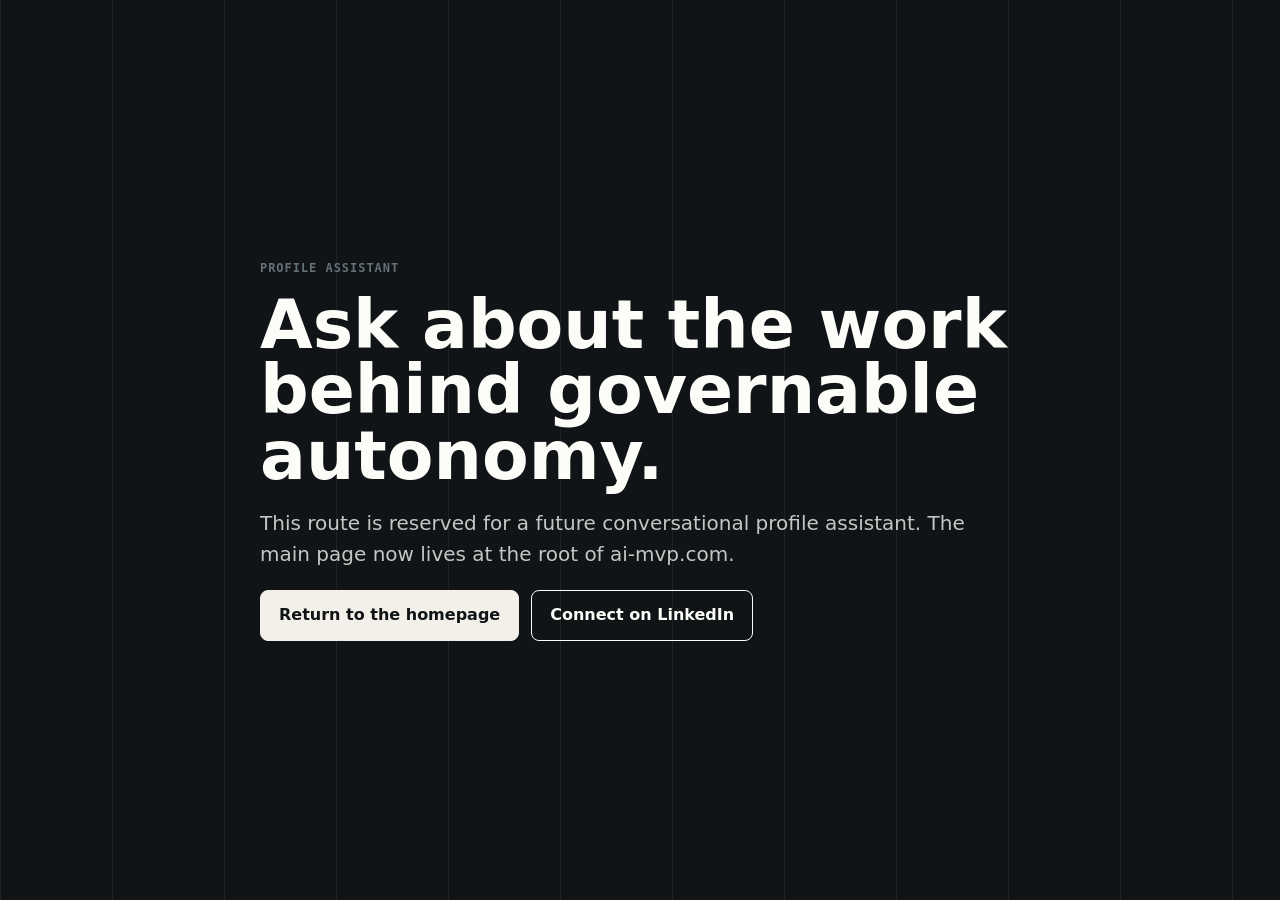
<file: chat/index.html>
<!doctype html>
<html lang="en">
  <head>
    <meta charset="utf-8" />
    <meta name="viewport" content="width=device-width, initial-scale=1" />
    <title>Profile Assistant - Carlos Hernandez</title>
    <meta
      name="description"
      content="A holding page for the Carlos Hernandez profile assistant."
    />
    <link rel="canonical" href="https://ai-mvp.com/chat/" />
    <link rel="icon" href="../favicon.svg" type="image/svg+xml" />
    <link rel="stylesheet" href="../styles.css" />
  </head>
  <body>
    <main class="section section-dark" style="min-height: 100svh; display: grid; align-items: center;">
      <div class="section-inner" style="max-width: 760px;">
        <p class="eyebrow">Profile assistant</p>
        <h1>Ask about the work behind governable autonomy.</h1>
        <p class="hero-lede">
          This route is reserved for a future conversational profile assistant. The main page now
          lives at the root of ai-mvp.com.
        </p>
        <div class="hero-actions">
          <a class="button primary" href="../">Return to the homepage</a>
          <a class="button secondary" href="https://www.linkedin.com/in/carloshvp">Connect on LinkedIn</a>
        </div>
      </div>
    </main>
  </body>
</html>
</file>
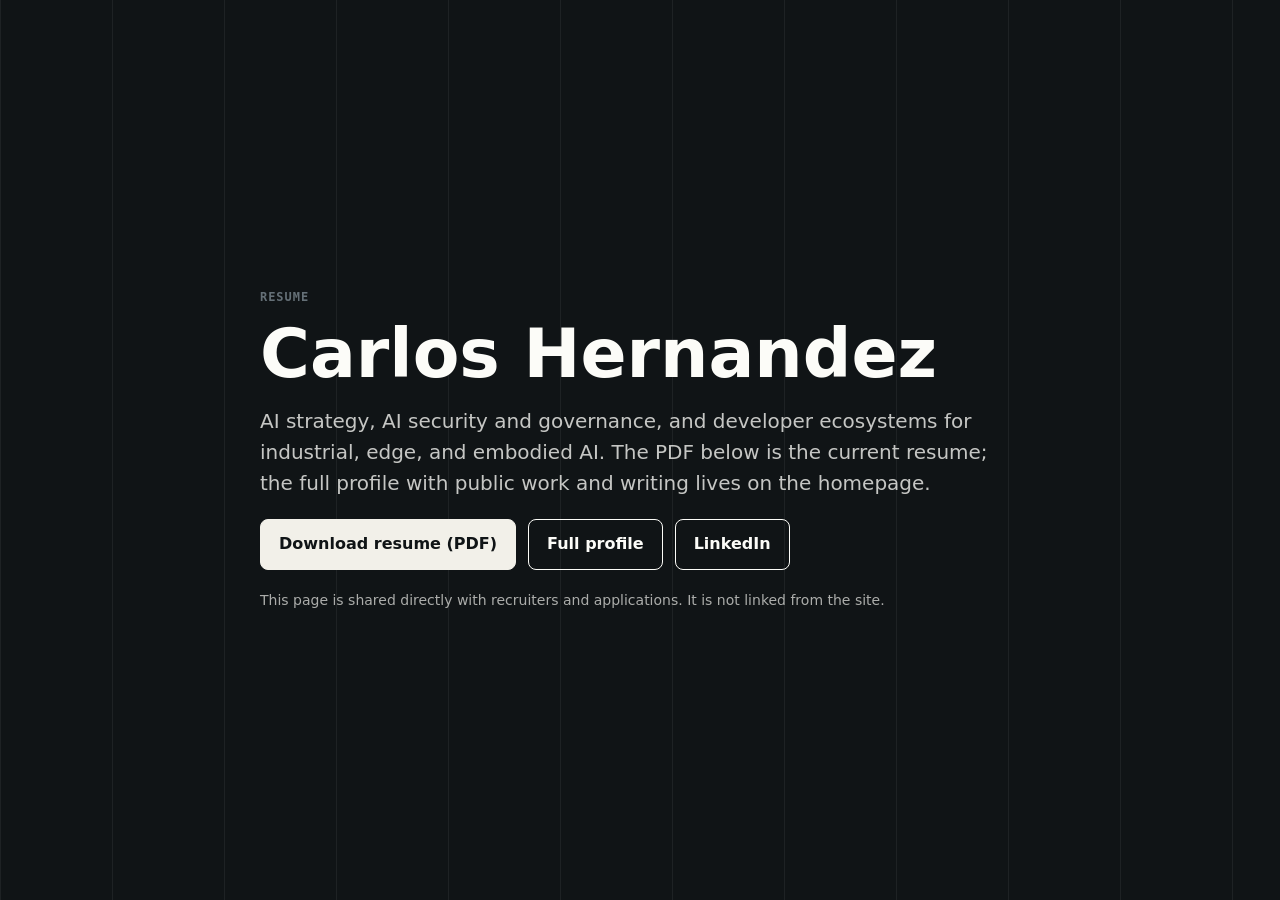
<file: resume/index.html>
<!doctype html>
<html lang="en">
  <head>
    <meta charset="utf-8" />
    <meta name="viewport" content="width=device-width, initial-scale=1" />
    <title>Resume - Carlos Hernandez</title>
    <meta name="robots" content="noindex, nofollow" />
    <meta name="description" content="Resume of Carlos Hernandez." />
    <link rel="icon" href="../favicon.svg" type="image/svg+xml" />
    <link rel="stylesheet" href="../styles.css" />
  </head>
  <body>
    <main class="section section-dark" style="min-height: 100svh; display: grid; align-items: center;">
      <div class="section-inner" style="max-width: 760px;">
        <p class="eyebrow">Resume</p>
        <h1>Carlos Hernandez</h1>
        <p class="hero-lede">
          AI strategy, AI security and governance, and developer ecosystems for industrial,
          edge, and embodied AI. The PDF below is the current resume; the full profile with
          public work and writing lives on the homepage.
        </p>
        <div class="hero-actions">
          <a class="button primary" href="Carlos-Hernandez-Resume.pdf" download>Download resume (PDF)</a>
          <a class="button secondary" href="../">Full profile</a>
          <a class="button secondary" href="https://www.linkedin.com/in/carloshvp">LinkedIn</a>
        </div>
        <p class="availability">This page is shared directly with recruiters and applications. It is not linked from the site.</p>
      </div>
    </main>
  </body>
</html>
</file>
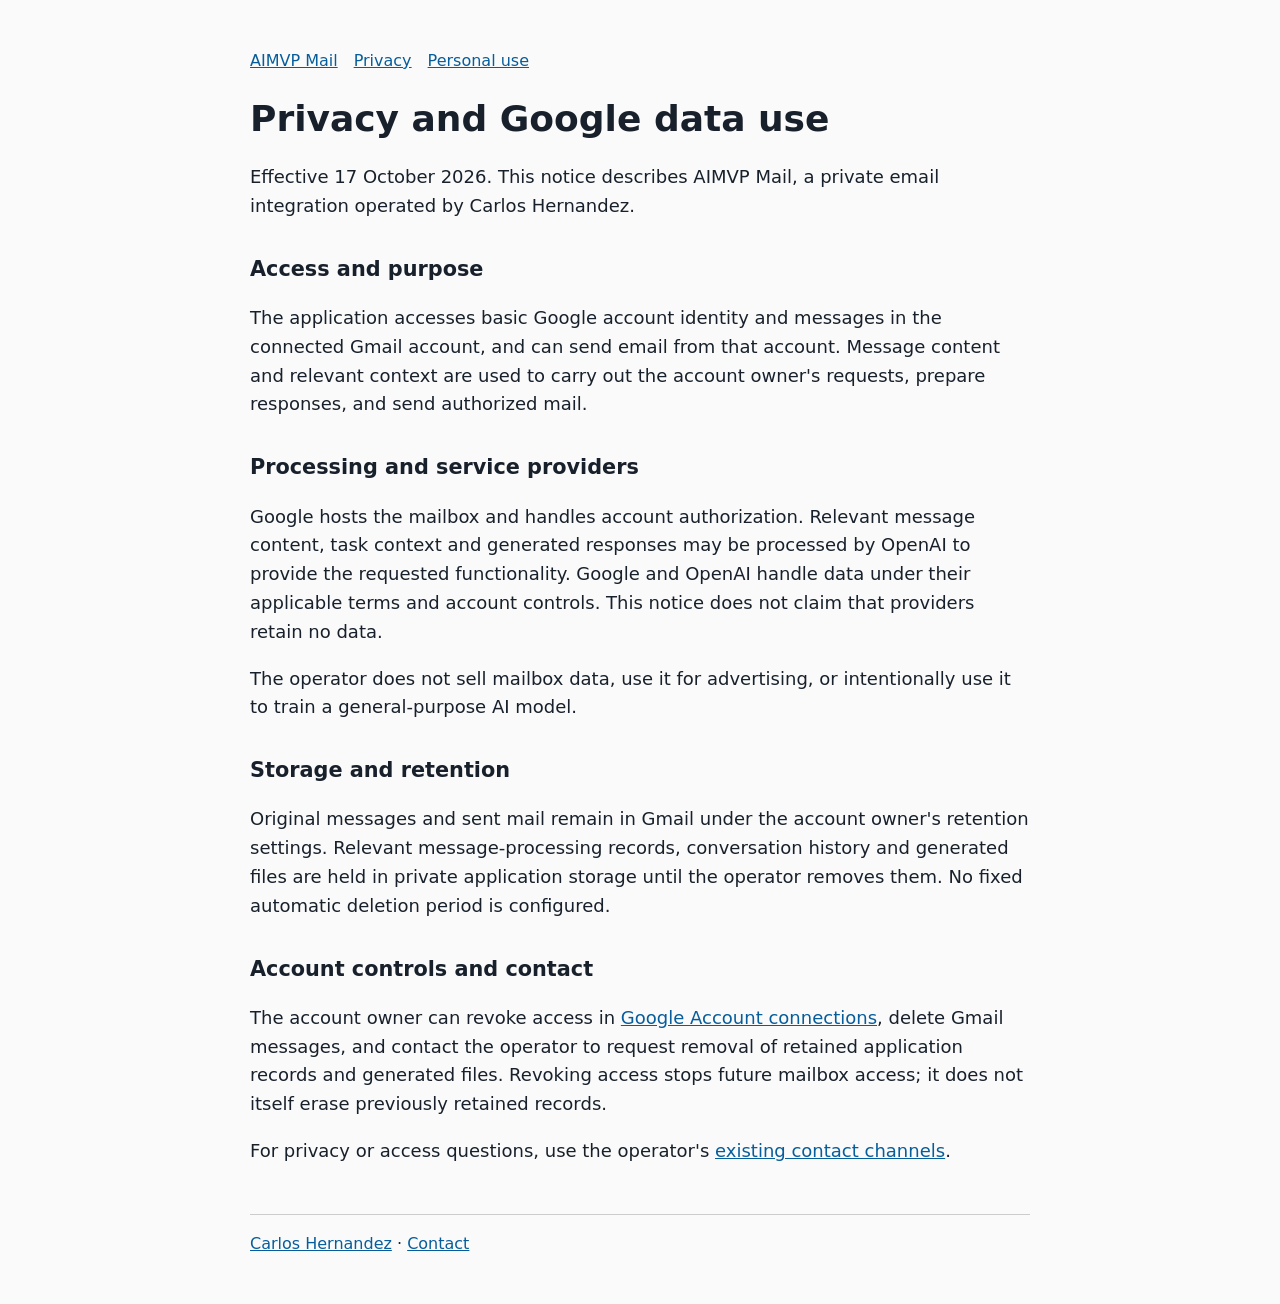
<file: assistant/privacy.html>
<!doctype html>
<html lang="en">
<head>
  <meta charset="utf-8">
  <meta name="viewport" content="width=device-width, initial-scale=1">
  <meta name="robots" content="noindex, nofollow, nosnippet">
  <title>Privacy | AIMVP Mail</title>
  <style>body{font:18px/1.6 system-ui,sans-serif;color:#18212b;background:#fafafa;max-width:780px;margin:3rem auto;padding:0 1.3rem}a{color:#075d9b}nav{display:flex;gap:1rem;flex-wrap:wrap;font-size:1rem}h1{line-height:1.15}h2{font-size:1.3rem;margin-top:2rem}footer{border-top:1px solid #ccc;margin-top:3rem;padding-top:1rem;font-size:1rem}</style>
</head>
<body>
<nav aria-label="Mail information">
  <a href="/assistant/">AIMVP Mail</a>
  <a href="/assistant/privacy.html">Privacy</a>
  <a href="/assistant/usage.html">Personal use</a>
</nav>
<main>
<h1>Privacy and Google data use</h1>
<p>Effective 17 October 2026. This notice describes AIMVP Mail, a private email integration operated by Carlos Hernandez.</p>
<h2>Access and purpose</h2>
<p>The application accesses basic Google account identity and messages in the connected Gmail account, and can send email from that account. Message content and relevant context are used to carry out the account owner's requests, prepare responses, and send authorized mail.</p>
<h2>Processing and service providers</h2>
<p>Google hosts the mailbox and handles account authorization. Relevant message content, task context and generated responses may be processed by OpenAI to provide the requested functionality. Google and OpenAI handle data under their applicable terms and account controls. This notice does not claim that providers retain no data.</p>
<p>The operator does not sell mailbox data, use it for advertising, or intentionally use it to train a general-purpose AI model.</p>
<h2>Storage and retention</h2>
<p>Original messages and sent mail remain in Gmail under the account owner's retention settings. Relevant message-processing records, conversation history and generated files are held in private application storage until the operator removes them. No fixed automatic deletion period is configured.</p>
<h2>Account controls and contact</h2>
<p>The account owner can revoke access in <a href="https://myaccount.google.com/connections">Google Account connections</a>, delete Gmail messages, and contact the operator to request removal of retained application records and generated files. Revoking access stops future mailbox access; it does not itself erase previously retained records.</p>
<p>For privacy or access questions, use the operator's <a href="/#contact">existing contact channels</a>.</p>
</main>
<footer><a href="/">Carlos Hernandez</a> · <a href="/#contact">Contact</a></footer>
</body>
</html>
</file>
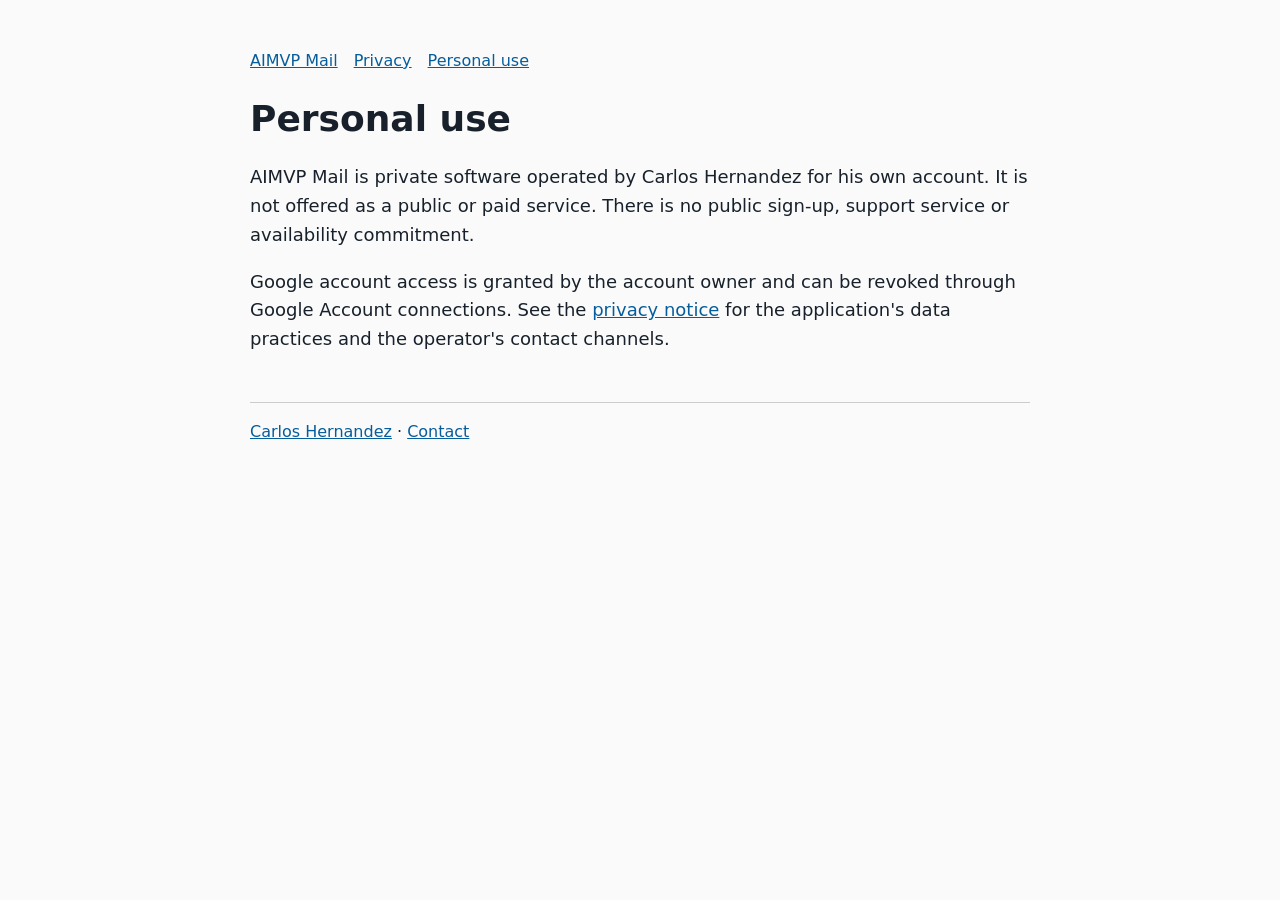
<file: assistant/usage.html>
<!doctype html>
<html lang="en">
<head>
  <meta charset="utf-8">
  <meta name="viewport" content="width=device-width, initial-scale=1">
  <meta name="robots" content="noindex, nofollow, nosnippet">
  <title>Personal use | AIMVP Mail</title>
  <style>body{font:18px/1.6 system-ui,sans-serif;color:#18212b;background:#fafafa;max-width:780px;margin:3rem auto;padding:0 1.3rem}a{color:#075d9b}nav{display:flex;gap:1rem;flex-wrap:wrap;font-size:1rem}h1{line-height:1.15}h2{font-size:1.3rem;margin-top:2rem}footer{border-top:1px solid #ccc;margin-top:3rem;padding-top:1rem;font-size:1rem}</style>
</head>
<body>
<nav aria-label="Mail information">
  <a href="/assistant/">AIMVP Mail</a>
  <a href="/assistant/privacy.html">Privacy</a>
  <a href="/assistant/usage.html">Personal use</a>
</nav>
<main>
<h1>Personal use</h1>
<p>AIMVP Mail is private software operated by Carlos Hernandez for his own account. It is not offered as a public or paid service. There is no public sign-up, support service or availability commitment.</p>
<p>Google account access is granted by the account owner and can be revoked through Google Account connections. See the <a href="/assistant/privacy.html">privacy notice</a> for the application's data practices and the operator's contact channels.</p>
</main>
<footer><a href="/">Carlos Hernandez</a> · <a href="/#contact">Contact</a></footer>
</body>
</html>
</file>
<file: styles.css>
:root {
  color-scheme: light;
  --paper: #f2f0e9;
  --white: #fcfcf8;
  --ink: #101416;
  --graphite: #293136;
  --steel: #657077;
  --muted: #8a928f;
  --rule: #d5d1c7;
  --shadow: 0 18px 60px rgba(16, 20, 22, 0.12);
  --max: 1180px;
  --radius: 8px;
  font-family:
    Inter, ui-sans-serif, system-ui, -apple-system, BlinkMacSystemFont, "Segoe UI", sans-serif;
}

* {
  box-sizing: border-box;
}

html {
  scroll-behavior: smooth;
}

body {
  margin: 0;
  background: var(--paper);
  color: var(--ink);
  font-size: 16px;
  line-height: 1.55;
}

body.nav-open {
  overflow: hidden;
}

img {
  display: block;
  max-width: 100%;
}

a {
  color: inherit;
  text-decoration-color: color-mix(in srgb, currentColor 45%, transparent);
  text-underline-offset: 0.22em;
}

a:hover {
  text-decoration-color: currentColor;
}

button,
a {
  -webkit-tap-highlight-color: transparent;
}

:focus-visible {
  outline: 3px solid var(--steel);
  outline-offset: 3px;
}

.skip-link {
  position: fixed;
  left: 16px;
  top: 16px;
  z-index: 100;
  transform: translateY(-140%);
  background: var(--white);
  color: var(--ink);
  padding: 10px 14px;
  border: 1px solid var(--rule);
  border-radius: var(--radius);
}

.skip-link:focus {
  transform: translateY(0);
}

.sr-only {
  position: absolute;
  width: 1px;
  height: 1px;
  padding: 0;
  margin: -1px;
  overflow: hidden;
  clip: rect(0, 0, 0, 0);
  white-space: nowrap;
  border: 0;
}

.site-header {
  position: fixed;
  inset: 0 0 auto 0;
  z-index: 50;
  display: flex;
  align-items: center;
  justify-content: space-between;
  gap: 24px;
  padding: 18px clamp(18px, 4vw, 56px);
  color: var(--white);
  transition:
    background 180ms ease,
    border-color 180ms ease,
    color 180ms ease;
}

.site-header.is-scrolled,
.site-header.is-open {
  background: color-mix(in srgb, var(--white) 93%, transparent);
  border-bottom: 1px solid var(--rule);
  color: var(--ink);
  backdrop-filter: blur(18px);
}

.brand {
  display: inline-flex;
  align-items: center;
  gap: 12px;
  text-decoration: none;
}

.brand-mark {
  display: grid;
  width: 38px;
  height: 38px;
  place-items: center;
  border: 1px solid currentColor;
  border-radius: 50%;
  font-family: ui-monospace, SFMono-Regular, Menlo, Consolas, monospace;
  font-size: 12px;
}

.brand strong,
.brand small {
  display: block;
}

.brand strong {
  font-size: 14px;
}

.brand small {
  color: color-mix(in srgb, currentColor 72%, transparent);
  font-size: 12px;
}

.site-nav {
  display: flex;
  align-items: center;
  gap: clamp(14px, 2.3vw, 28px);
  font-size: 14px;
}

.site-nav a {
  text-decoration: none;
}

.menu-toggle {
  display: none;
  width: 42px;
  height: 42px;
  border: 1px solid color-mix(in srgb, currentColor 35%, transparent);
  border-radius: var(--radius);
  background: transparent;
  color: inherit;
}

.menu-toggle span[aria-hidden="true"],
.menu-toggle span[aria-hidden="true"]::before,
.menu-toggle span[aria-hidden="true"]::after {
  display: block;
  width: 18px;
  height: 2px;
  margin: auto;
  background: currentColor;
  content: "";
}

.menu-toggle span[aria-hidden="true"]::before {
  transform: translateY(-6px);
}

.menu-toggle span[aria-hidden="true"]::after {
  transform: translateY(4px);
}

.section {
  padding: clamp(72px, 10vw, 128px) clamp(18px, 4vw, 56px);
}

.section-inner {
  width: min(100%, var(--max));
  margin: 0 auto;
}

.section-dark {
  background:
    linear-gradient(90deg, rgba(255, 255, 255, 0.06) 0 1px, transparent 1px 100%) 0 0 / 112px
      112px,
    var(--ink);
  color: var(--white);
}

.section-paper {
  background: var(--paper);
}

.section-white {
  background: var(--white);
}

.section-ink {
  background: var(--graphite);
  color: var(--white);
}

.eyebrow,
.status,
.panel-label,
.step-index,
time {
  font-family: ui-monospace, SFMono-Regular, Menlo, Consolas, monospace;
  letter-spacing: 0.08em;
  text-transform: uppercase;
}

.eyebrow {
  margin: 0 0 14px;
  color: var(--steel);
  font-size: 12px;
  font-weight: 700;
}

h1,
h2,
h3,
p {
  margin-top: 0;
}

h1 {
  max-width: 850px;
  margin-bottom: 20px;
  font-size: clamp(42px, 5.7vw, 68px);
  line-height: 0.96;
}

h2 {
  margin-bottom: 18px;
  font-size: clamp(32px, 4.6vw, 56px);
  line-height: 1.02;
}

h3 {
  margin-bottom: 14px;
  font-size: clamp(24px, 3vw, 34px);
  line-height: 1.1;
}

.hero {
  min-height: 100svh;
  padding: 82px clamp(18px, 4vw, 56px) 0;
}

.hero-grid {
  display: grid;
  grid-template-columns: minmax(0, 1.1fr) minmax(360px, 0.75fr);
  gap: clamp(34px, 7vw, 92px);
  align-items: center;
}

.hero-copy {
  padding: 14px 0 18px;
}

.hero-lede {
  max-width: 730px;
  color: color-mix(in srgb, var(--white) 77%, transparent);
  font-size: clamp(17px, 1.8vw, 20px);
}

.hero-actions,
.link-row,
.contact-actions {
  display: flex;
  flex-wrap: wrap;
  gap: 12px;
}

.button {
  display: inline-flex;
  min-height: 46px;
  align-items: center;
  justify-content: center;
  border: 1px solid currentColor;
  border-radius: var(--radius);
  padding: 12px 18px;
  font-weight: 700;
  text-decoration: none;
}

.button.primary {
  border-color: var(--paper);
  background: var(--paper);
  color: var(--ink);
}

.button.secondary {
  color: inherit;
}

.availability {
  max-width: 660px;
  margin: 20px 0 0;
  color: color-mix(in srgb, var(--white) 66%, transparent);
  font-size: 14px;
}

.hero-name {
  margin: 0 0 6px;
  color: var(--white);
  font-size: clamp(22px, 2.4vw, 30px);
  font-weight: 800;
  letter-spacing: -0.01em;
  line-height: 1.05;
}

.hero-portrait {
  margin: 0;
  overflow: hidden;
  border: 1px solid color-mix(in srgb, var(--white) 20%, transparent);
  border-radius: var(--radius);
  background: color-mix(in srgb, var(--graphite) 72%, transparent);
  box-shadow: 0 24px 70px rgba(0, 0, 0, 0.24);
}

.hero-portrait img {
  display: block;
  width: 100%;
  height: auto;
  aspect-ratio: 4 / 5;
  object-fit: cover;
  object-position: center top;
}

.focus-grid {
  display: grid;
  grid-template-columns: minmax(0, 1fr) minmax(340px, 0.82fr);
  gap: clamp(32px, 6vw, 86px);
  align-items: center;
}

.focus-grid > div p:not(.eyebrow) {
  max-width: 520px;
  color: color-mix(in srgb, var(--white) 74%, transparent);
  font-size: 18px;
}

.focus .trace-panel {
  background: color-mix(in srgb, var(--ink) 58%, transparent);
}

.trace-panel {
  border: 1px solid color-mix(in srgb, var(--white) 20%, transparent);
  border-radius: var(--radius);
  background: color-mix(in srgb, var(--graphite) 72%, transparent);
  box-shadow: 0 24px 70px rgba(0, 0, 0, 0.24);
  padding: clamp(18px, 2.4vw, 26px);
}

.panel-label {
  display: flex;
  justify-content: space-between;
  gap: 16px;
  margin-bottom: 26px;
  color: color-mix(in srgb, var(--white) 64%, transparent);
  font-size: 11px;
}

.trace-panel h2 {
  font-size: clamp(25px, 3vw, 36px);
}

.trace {
  position: relative;
  display: grid;
  gap: 10px;
  margin: 20px 0;
}

.trace::before {
  position: absolute;
  left: 28px;
  top: 24px;
  bottom: 24px;
  width: 1px;
  background: color-mix(in srgb, var(--white) 18%, transparent);
  content: "";
}

.trace-step {
  position: relative;
  display: grid;
  grid-template-columns: 58px 1fr;
  gap: 10px 14px;
  width: 100%;
  border: 1px solid color-mix(in srgb, var(--white) 16%, transparent);
  border-radius: var(--radius);
  background: color-mix(in srgb, var(--ink) 34%, transparent);
  color: var(--white);
  padding: 14px 16px;
  text-align: left;
  cursor: pointer;
  transition:
    border-color 180ms ease,
    background 180ms ease,
    transform 180ms ease;
}

.trace-step:hover,
.trace-step:focus-visible,
.trace-step.is-active {
  border-color: color-mix(in srgb, var(--white) 46%, transparent);
  background: color-mix(in srgb, var(--white) 10%, var(--graphite));
}

.trace-step:hover,
.trace-step.is-active {
  transform: translateX(6px);
}

.trace-step strong {
  align-self: end;
  font-size: 17px;
}

.trace-step small {
  grid-column: 2;
  color: color-mix(in srgb, var(--white) 68%, transparent);
}

.step-index {
  display: grid;
  grid-row: span 2;
  width: 28px;
  height: 28px;
  place-items: center;
  border: 1px solid currentColor;
  border-radius: 50%;
  color: var(--white);
  font-size: 10px;
}

.trace-evidence {
  min-height: 56px;
  margin: 0;
  color: color-mix(in srgb, var(--white) 76%, transparent);
}

.proof-strip {
  display: grid;
  grid-template-columns: repeat(4, minmax(0, 1fr));
  width: min(100%, var(--max));
  margin: clamp(20px, 4vw, 42px) auto 0;
  border-top: 1px solid color-mix(in srgb, var(--white) 16%, transparent);
}

.proof-strip a {
  display: grid;
  gap: 5px;
  min-height: 90px;
  align-content: center;
  border-right: 1px solid color-mix(in srgb, var(--white) 16%, transparent);
  padding: 20px clamp(14px, 2.5vw, 28px);
  text-decoration: none;
}

.proof-strip a:first-child {
  border-left: 1px solid color-mix(in srgb, var(--white) 16%, transparent);
}

.proof-strip strong {
  color: var(--white);
  font-size: clamp(28px, 3.4vw, 40px);
  line-height: 1;
}

.proof-strip span {
  color: color-mix(in srgb, var(--white) 70%, transparent);
  font-size: 14px;
}

.section-heading {
  max-width: 760px;
  margin-bottom: clamp(34px, 5vw, 60px);
}

.section-heading p:not(.eyebrow) {
  color: var(--steel);
  font-size: 18px;
}

.feature {
  display: grid;
  gap: clamp(22px, 4vw, 42px);
  border-top: 1px solid var(--rule);
  padding: clamp(28px, 5vw, 54px) 0;
}

.feature-primary {
  grid-template-columns: minmax(0, 0.78fr) minmax(420px, 1.02fr);
  align-items: center;
}

.feature-copy {
  max-width: 650px;
}

.status {
  margin-bottom: 12px;
  color: var(--steel);
  font-size: 11px;
  font-weight: 800;
}

.signal-list {
  display: grid;
  gap: 8px;
  margin: 22px 0;
  padding: 0;
  list-style: none;
}

.signal-list li {
  position: relative;
  padding-left: 20px;
  color: var(--graphite);
}

.signal-list li::before {
  position: absolute;
  left: 0;
  top: 0.7em;
  width: 7px;
  height: 7px;
  background: var(--graphite);
  content: "";
}

.link-row {
  margin-top: 22px;
}

.link-row a {
  font-weight: 800;
}

.link-row a::after {
  content: " ->";
  color: var(--steel);
}

.feature-media,
.inline-evidence {
  overflow: hidden;
  border: 1px solid var(--rule);
  border-radius: var(--radius);
  background: var(--white);
  box-shadow: var(--shadow);
}

.feature-media {
  display: block;
  padding: 16px;
}

.enterprise-panel {
  display: grid;
  min-height: 300px;
  align-content: center;
  gap: 16px;
  padding: clamp(22px, 4vw, 42px);
}

.enterprise-panel > span {
  color: var(--steel);
  font-family: ui-monospace, SFMono-Regular, Menlo, Consolas, monospace;
  font-size: 12px;
  font-weight: 800;
  letter-spacing: 0.08em;
  text-transform: uppercase;
}

.enterprise-panel > strong {
  max-width: 560px;
  font-size: clamp(28px, 4vw, 46px);
  line-height: 1.05;
}

.enterprise-panel > p {
  max-width: 560px;
  margin: 0;
  color: var(--steel);
}

.scope-grid {
  display: grid;
  grid-template-columns: repeat(2, minmax(0, 1fr));
  gap: 1px;
  border: 1px solid var(--rule);
  background: var(--rule);
}

.scope-grid div {
  display: grid;
  gap: 2px;
  min-height: 112px;
  align-content: center;
  background: var(--white);
  padding: 18px;
}

.scope-grid span {
  color: var(--steel);
  font-family: ui-monospace, SFMono-Regular, Menlo, Consolas, monospace;
  font-size: 11px;
  font-weight: 800;
  letter-spacing: 0.08em;
  text-transform: uppercase;
}

.scope-grid strong {
  color: var(--ink);
  font-size: clamp(30px, 3.6vw, 44px);
  line-height: 1;
}

.scope-grid small {
  color: var(--steel);
  font-size: 14px;
}

.career-grid {
  display: grid;
  grid-template-columns: repeat(3, minmax(0, 1fr));
  gap: clamp(22px, 4vw, 42px);
  border-top: 1px solid var(--rule);
  border-bottom: 1px solid var(--rule);
  margin-top: clamp(26px, 5vw, 58px);
  padding: clamp(24px, 4vw, 36px) 0;
}

.career-item h3 {
  margin-bottom: 10px;
  font-size: clamp(21px, 2.2vw, 28px);
}

.career-item p:not(.status) {
  margin-bottom: 0;
  color: var(--steel);
}

.supporting-heading {
  margin-top: clamp(24px, 5vw, 58px);
}

.feature-pair {
  display: grid;
  grid-template-columns: repeat(2, minmax(0, 1fr));
  gap: clamp(24px, 4vw, 48px);
}

.compact-pair {
  grid-template-columns: minmax(0, 1fr);
}

.feature-pair .feature {
  align-content: start;
}

.inline-evidence {
  width: 100%;
  aspect-ratio: 16 / 10;
  object-fit: cover;
  object-position: top left;
}

.compact-metrics {
  display: flex;
  flex-wrap: wrap;
  gap: 10px;
  margin-top: 18px;
}

.compact-metrics span {
  border: 1px solid var(--rule);
  border-radius: var(--radius);
  background: var(--white);
  padding: 10px 12px;
  color: var(--steel);
}

.compact-metrics strong {
  color: var(--ink);
  font-size: 22px;
}

.thesis-grid {
  display: grid;
  grid-template-columns: minmax(0, 1fr) minmax(340px, 0.72fr);
  gap: clamp(32px, 6vw, 86px);
  align-items: center;
}

.thesis-grid h2 {
  max-width: 820px;
}

.thesis-map {
  display: grid;
  gap: 1px;
  border: 1px solid color-mix(in srgb, var(--white) 20%, transparent);
  background: color-mix(in srgb, var(--white) 20%, transparent);
}

.thesis-map div {
  display: grid;
  grid-template-columns: 0.78fr 1fr;
  gap: 16px;
  padding: 18px;
  background: var(--graphite);
}

.thesis-map span {
  color: color-mix(in srgb, var(--white) 62%, transparent);
}

.timeline {
  display: grid;
  margin: 0;
  padding: 0;
  list-style: none;
}

.timeline li {
  display: grid;
  grid-template-columns: 130px minmax(0, 1fr);
  gap: clamp(18px, 4vw, 44px);
  border-top: 1px solid var(--rule);
  padding: 26px 0;
}

.timeline li:last-child {
  border-bottom: 1px solid var(--rule);
}

.timeline time {
  color: var(--steel);
  font-size: 12px;
  font-weight: 800;
}

.timeline h3 {
  margin-bottom: 8px;
  font-size: clamp(22px, 2.4vw, 30px);
}

.timeline p {
  max-width: 780px;
  color: var(--steel);
}

.timeline a {
  font-weight: 800;
}

.writing-layout {
  display: grid;
  gap: 8px;
}

.publication-columns {
  display: grid;
  grid-template-columns: repeat(2, minmax(0, 1fr));
  gap: clamp(24px, 4vw, 44px);
}

.publication {
  display: grid;
  gap: 28px;
  border-top: 1px solid var(--rule);
  padding-top: 30px;
}

.publication p:not(.status) {
  color: var(--steel);
}

.article-list {
  display: grid;
  gap: 18px;
  margin: 0;
  padding: 0;
  list-style: none;
}

.article-list li {
  display: grid;
  gap: 4px;
  border-top: 1px solid var(--rule);
  padding-top: 16px;
}

.article-list a {
  font-weight: 800;
}

.article-list span {
  color: var(--steel);
  font-size: 14px;
}

.network-grid {
  display: grid;
  grid-template-columns: repeat(3, minmax(0, 1fr));
  border-top: 1px solid var(--rule);
  border-left: 1px solid var(--rule);
}

.network-grid a {
  display: grid;
  min-height: 150px;
  align-content: space-between;
  gap: 24px;
  border-right: 1px solid var(--rule);
  border-bottom: 1px solid var(--rule);
  padding: 22px;
  text-decoration: none;
  transition:
    background 180ms ease,
    color 180ms ease;
}

.network-grid a:hover,
.network-grid a:focus-visible {
  background: var(--ink);
  color: var(--white);
}

.network-grid span {
  color: var(--steel);
  font-family: ui-monospace, SFMono-Regular, Menlo, Consolas, monospace;
  font-size: 12px;
  text-transform: uppercase;
}

.network-grid strong {
  font-size: 20px;
  line-height: 1.25;
}

.contact-grid {
  display: grid;
  grid-template-columns: minmax(0, 0.85fr) minmax(280px, 0.4fr);
  gap: clamp(28px, 5vw, 80px);
  align-items: center;
}

.contact p {
  max-width: 740px;
  color: color-mix(in srgb, var(--white) 74%, transparent);
  font-size: 18px;
}

.contact-actions {
  justify-content: flex-start;
}

.contact-actions .button {
  width: 100%;
}

.site-footer {
  display: flex;
  flex-wrap: wrap;
  justify-content: center;
  gap: 14px 24px;
  border-top: 1px solid var(--rule);
  background: var(--white);
  padding: 28px clamp(18px, 4vw, 56px);
  color: var(--steel);
  font-size: 14px;
}

.site-footer a {
  font-weight: 700;
}

@media (max-width: 940px) {
  .site-header {
    padding: 14px 18px;
  }

  .menu-toggle {
    display: grid;
    place-items: center;
  }

  .site-nav {
    position: fixed;
    inset: 67px 14px auto;
    display: none;
    grid-template-columns: 1fr;
    gap: 0;
    border: 1px solid var(--rule);
    border-radius: var(--radius);
    background: var(--white);
    color: var(--ink);
    box-shadow: var(--shadow);
    overflow: hidden;
  }

  .site-header.is-open .site-nav {
    display: grid;
  }

  .site-nav a {
    border-bottom: 1px solid var(--rule);
    padding: 16px;
  }

  .site-nav a:last-child {
    border-bottom: 0;
  }

  .hero-grid,
  .feature-primary,
  .feature-pair,
  .career-grid,
  .thesis-grid,
  .focus-grid,
  .publication-columns,
  .contact-grid {
    grid-template-columns: 1fr;
  }

  .hero {
    padding-top: 96px;
  }

  .hero-portrait {
    order: -1;
    justify-self: center;
    width: 100%;
    max-width: 260px;
    margin-bottom: 4px;
  }

  .trace-panel {
    margin-bottom: 20px;
  }

  .proof-strip {
    grid-template-columns: repeat(2, minmax(0, 1fr));
  }

  .proof-strip a:nth-child(odd) {
    border-left: 1px solid color-mix(in srgb, var(--white) 16%, transparent);
  }

  .network-grid {
    grid-template-columns: repeat(2, minmax(0, 1fr));
  }
}

@media (max-width: 620px) {
  h1 {
    font-size: 46px;
  }

  h2 {
    font-size: 34px;
  }

  .panel-label,
  .brand small {
    display: none;
  }

  .hero-actions .button,
  .button {
    width: 100%;
  }

  .proof-strip,
  .network-grid {
    grid-template-columns: 1fr;
  }

  .proof-strip a,
  .proof-strip a:first-child,
  .proof-strip a:nth-child(odd) {
    min-height: 92px;
    border-left: 1px solid color-mix(in srgb, var(--white) 16%, transparent);
  }

  .timeline li {
    grid-template-columns: 1fr;
    gap: 8px;
  }

  .thesis-map div {
    grid-template-columns: 1fr;
    gap: 4px;
  }
}

@media (prefers-reduced-motion: reduce) {
  *,
  *::before,
  *::after {
    scroll-behavior: auto !important;
    transition-duration: 0.01ms !important;
    animation-duration: 0.01ms !important;
    animation-iteration-count: 1 !important;
  }

  .trace-step:hover,
  .trace-step.is-active {
    transform: none;
  }
}

/* Credentials section */
.cred-grid {
  display: grid;
  grid-template-columns: repeat(3, minmax(0, 1fr));
  border-top: 1px solid var(--rule);
  border-left: 1px solid var(--rule);
  margin-top: clamp(20px, 4vw, 40px);
}
.cred-grid > div {
  border-right: 1px solid var(--rule);
  border-bottom: 1px solid var(--rule);
  padding: 20px 22px;
}
.cred-grid span {
  display: block;
  font-size: 12px;
  letter-spacing: 0.08em;
  text-transform: uppercase;
  color: var(--steel);
  margin-bottom: 8px;
}
.cred-grid strong { font-size: 16px; line-height: 1.35; }
.cred-columns {
  display: grid;
  grid-template-columns: 1fr 1fr;
  gap: clamp(24px, 4vw, 48px);
  margin-top: clamp(26px, 4vw, 46px);
}
.cred-columns h3 {
  font-size: 13px;
  letter-spacing: 0.08em;
  text-transform: uppercase;
  color: var(--steel);
  margin-bottom: 14px;
}
.cred-list { list-style: none; padding: 0; margin: 0; display: grid; gap: 14px; }
.cred-list strong { display: block; margin-bottom: 2px; }
.cred-list span { color: var(--steel); font-size: 14px; }
.cred-langs { margin-top: clamp(22px, 4vw, 40px); color: var(--steel); }
@media (max-width: 760px) {
  .cred-grid { grid-template-columns: 1fr; }
  .cred-columns { grid-template-columns: 1fr; }
}
</file>
